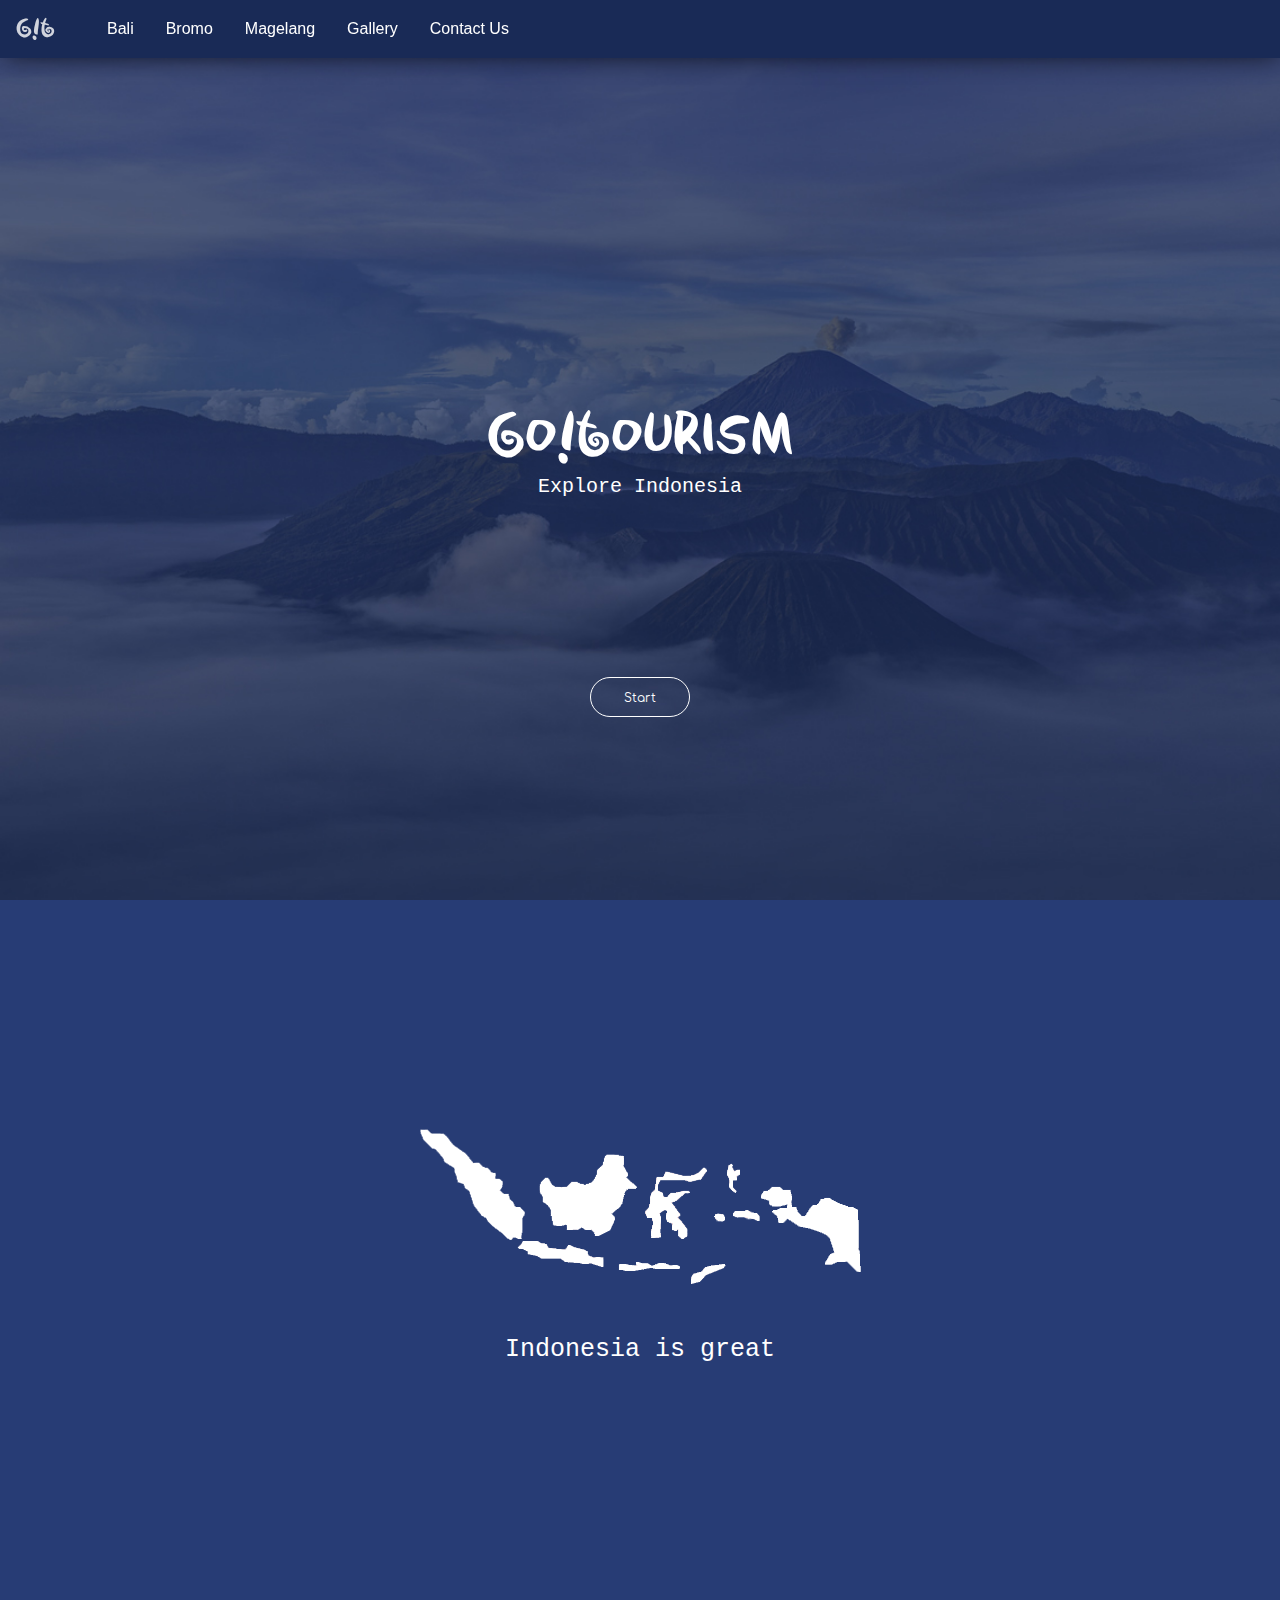
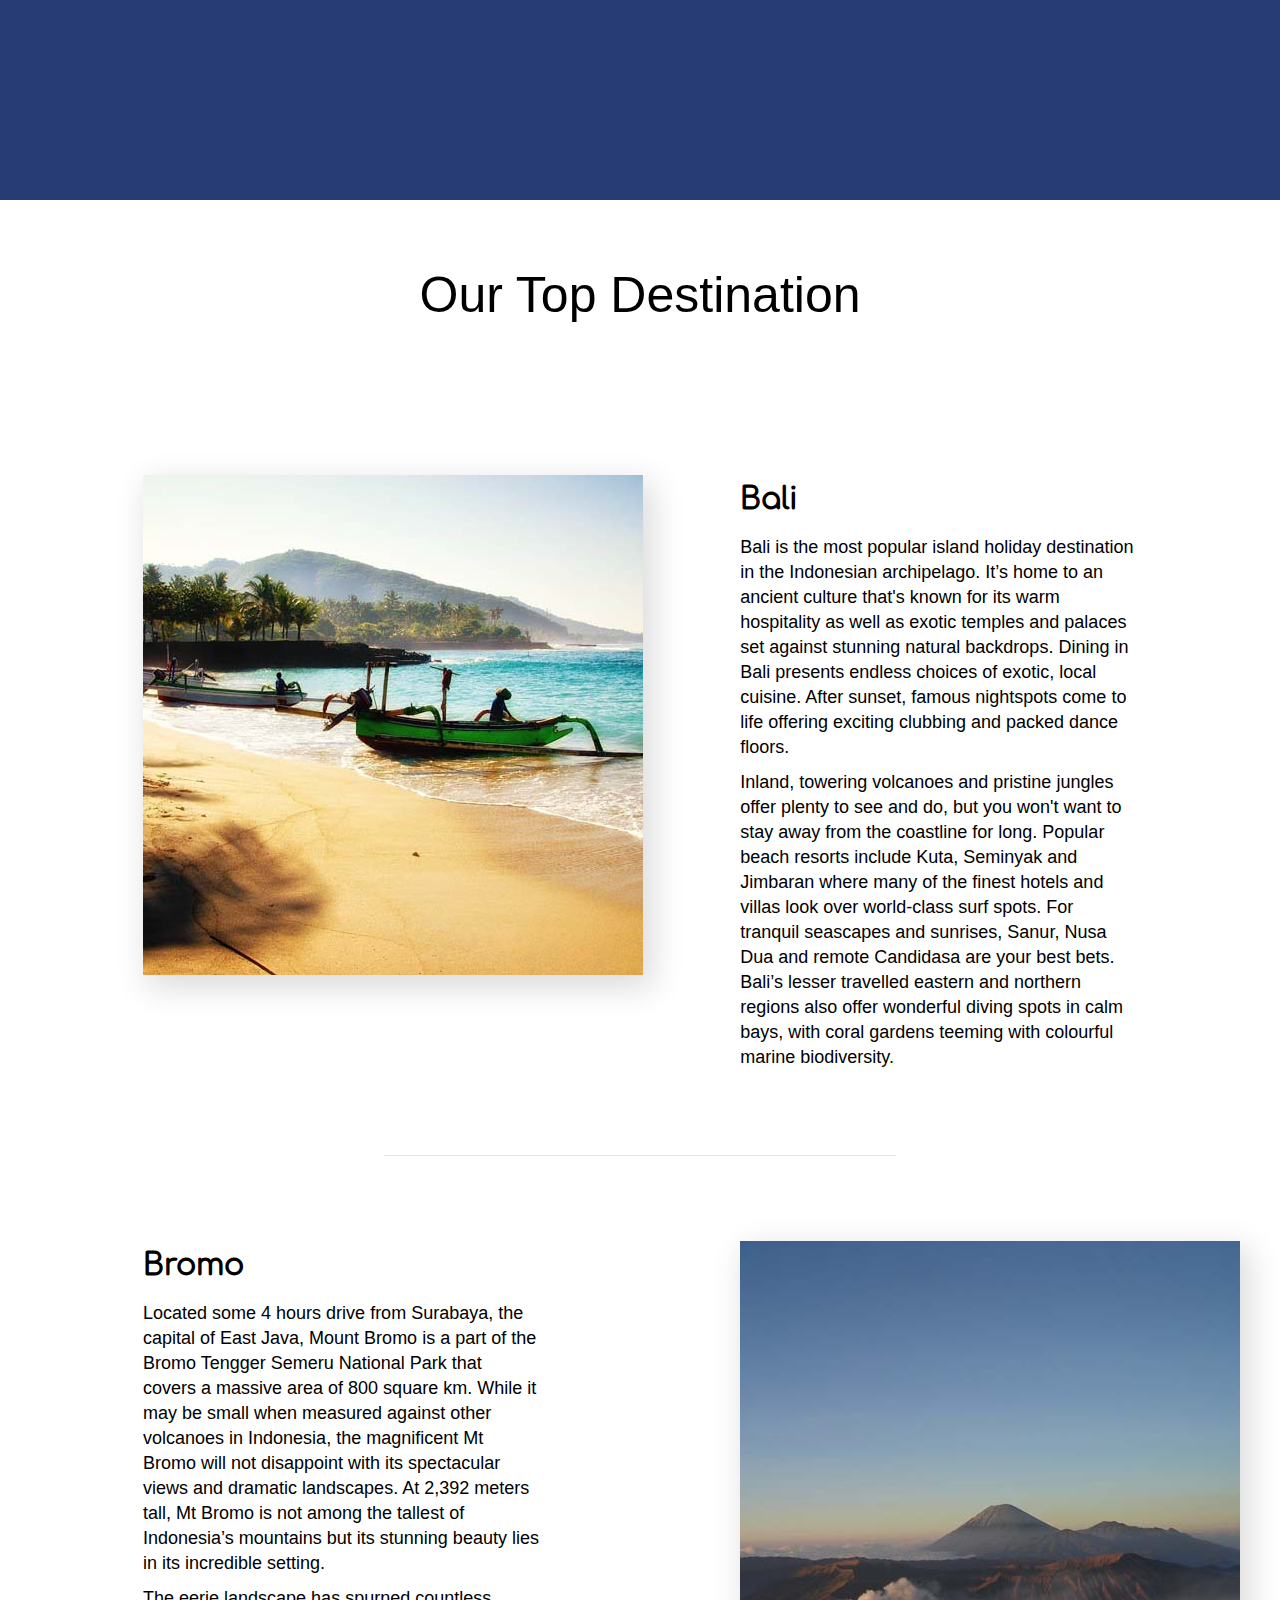
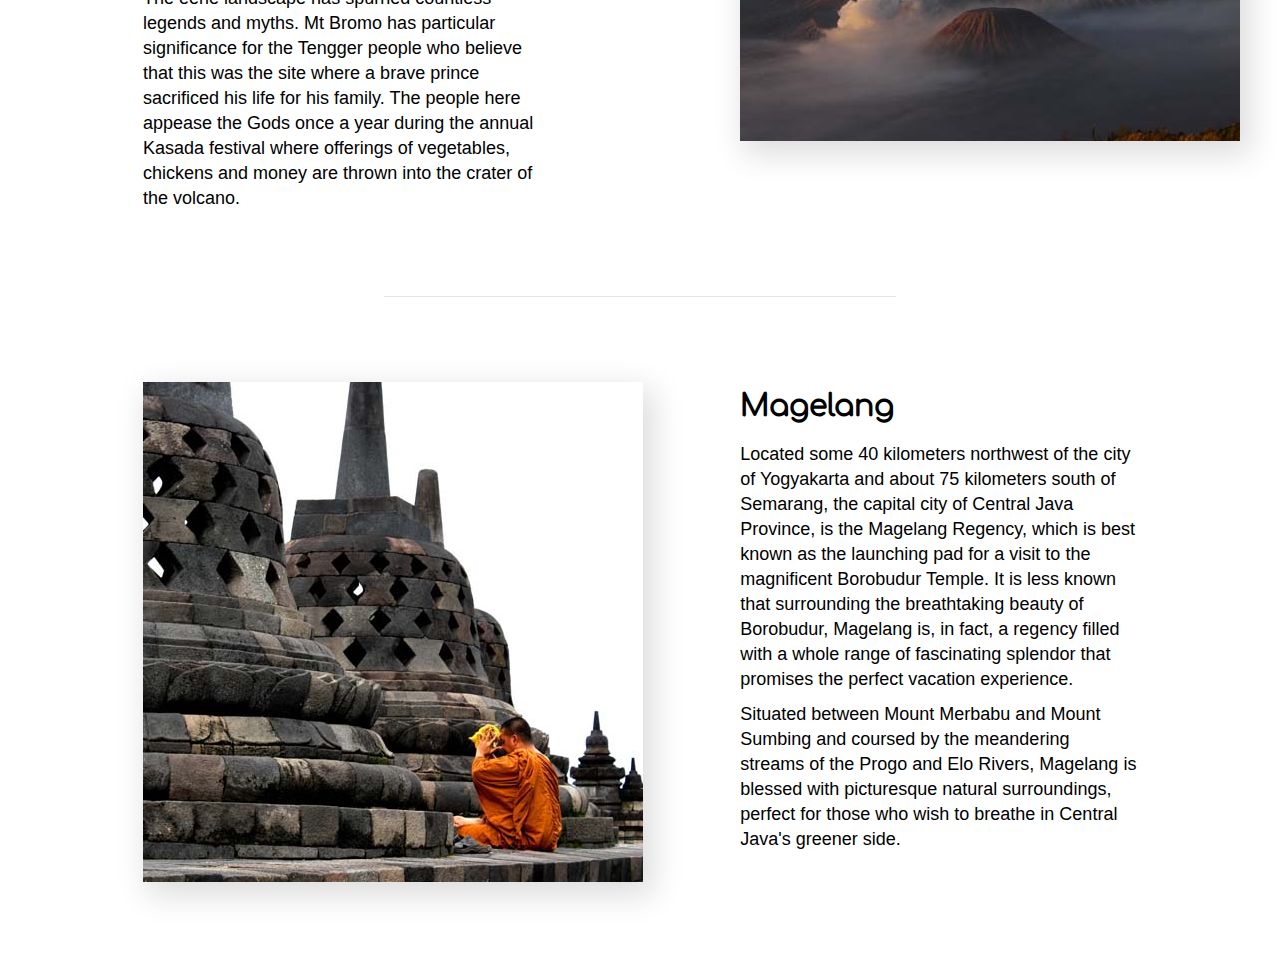
<file: index.html>
<!DOCTYPE html>
<html lang="en">
<head>
    <meta charset="UTF-8">
    <meta name="viewport" content="width=device-width, initial-scale=1.0">
    <meta http-equiv="X-UA-Compatible" content="ie=edge">
    <link rel="stylesheet" href="style.css">
    <title>Go! Tourism</title>
</head>
<body>

<nav>
    <ul>
        <li><a href="index.html" class="navbar-brand">G!T</a></li>
        <li><a href="bali.html">Bali</a></li>
        <li><a href="bromo.html">Bromo</a></li>
        <li><a href="magelang.html">Magelang</a></li>
        <li><a href="gallery.html">Gallery</a></li>
        <li><a href="contact-us.html">Contact Us</a></li>
    </ul>
</nav>

<main role="jumbotron">
	<div class="banner content-full">
		<span>
			<h1>Go!Tourism</h1>
			<p>Explore Indonesia</p>
        </span>
        <center>
            <a href="#">
                <div class="btn-start">
                    Start
                </div>
            </a>
        </center>
    </div>
    <section class="indonesia">
        <img src="image/indonesia.png" alt="indonesia-map" width="35%">
        <p>Indonesia is great</p>
    </section>
    <section class="gt-info-box">
        <section class="gt-info-content">
            <h1 class="header">Our Top Destination</h1>
            <div class="row gt-info-item" style="margin-top:140px;">
                <div class="col-5">
                    <img src="image/bali-square.jpg" alt="">
                </div>
                <div class="col-2">
                    
                </div>
                <div class="col-5">
                    <h2 class="title">Bali</h2>
                    <p>Bali is the most popular island holiday destination in the Indonesian archipelago. It’s home to an ancient culture that's known for its warm hospitality as well as exotic temples and palaces set against stunning natural backdrops. Dining in Bali presents endless choices of exotic, local cuisine. After sunset, famous nightspots come to life offering exciting clubbing and packed dance floors.</p>
                    <p>Inland, towering volcanoes and pristine jungles offer plenty to see and do, but you won't want to stay away from the coastline for long. Popular beach resorts include Kuta, Seminyak and Jimbaran where many of the finest hotels and villas look over world-class surf spots. For tranquil seascapes and sunrises, Sanur, Nusa Dua and remote Candidasa are your best bets. Bali’s lesser travelled eastern and northern regions also offer wonderful diving spots in calm bays, with coral gardens teeming with colourful marine biodiversity.</p>
                </div>
            </div>
            <hr style="height:1px;border:none;color:rgba(0, 0, 0, 0.1);background-color:rgba(0, 0, 0, 0.1);width:50%;margin-top:70px;margin-bottom:70px;" />
            <div class="row gt-info-item">
                <div class="col-5">
                    <h2 class="title">Bromo</h2>
                    <p>Located some 4 hours drive from Surabaya, the capital of East Java, Mount Bromo is a part of the Bromo Tengger Semeru National Park that covers a massive area of 800 square km. While it may be small when measured against other volcanoes in Indonesia, the magnificent Mt Bromo will not disappoint with its spectacular views and dramatic landscapes. At 2,392 meters tall, Mt Bromo is not among the tallest of Indonesia’s mountains but its stunning beauty lies in its incredible setting.</p>
                    <p>The eerie landscape has spurned countless legends and myths. Mt Bromo has particular significance for the Tengger people who believe that this was the site where a brave prince sacrificed his life for his family. The people here appease the Gods once a year during the annual Kasada festival where offerings of vegetables, chickens and money are thrown into the crater of the volcano.</p>
                </div>
                <div class="col-2">
                    
                </div>
                <div class="col-5">
                    <img src="image/bromo-square.jpg" alt="">
                </div>
            </div>
            <hr style="height:1px;border:none;color:rgba(0, 0, 0, 0.1);background-color:rgba(0, 0, 0, 0.1);width:50%;margin-top:70px;margin-bottom:70px;" />
            <div class="row gt-info-item">
                <div class="col-5">
                    <img src="image/magelang-square.jpg" alt="">
                </div>
                <div class="col-2">
                    
                </div>
                <div class="col-5">
                    <h2 class="title">Magelang</h2>
                    <p>Located some 40 kilometers northwest of the city of Yogyakarta and about 75 kilometers south of Semarang, the capital city of Central Java Province, is the Magelang Regency, which is best known as the launching pad for a visit to the magnificent Borobudur Temple. It is less known that surrounding the breathtaking beauty of Borobudur, Magelang is, in fact, a regency filled with a whole range of fascinating splendor that promises the perfect vacation experience.</p>
                    <p>Situated between Mount Merbabu and Mount Sumbing and coursed by the meandering streams of the Progo and Elo Rivers, Magelang is blessed with picturesque natural surroundings, perfect for those who wish to breathe in Central Java's greener side.</p>
                </div>
            </div>
        </section>
    </section>
</main>

</body>
</html>
</file>
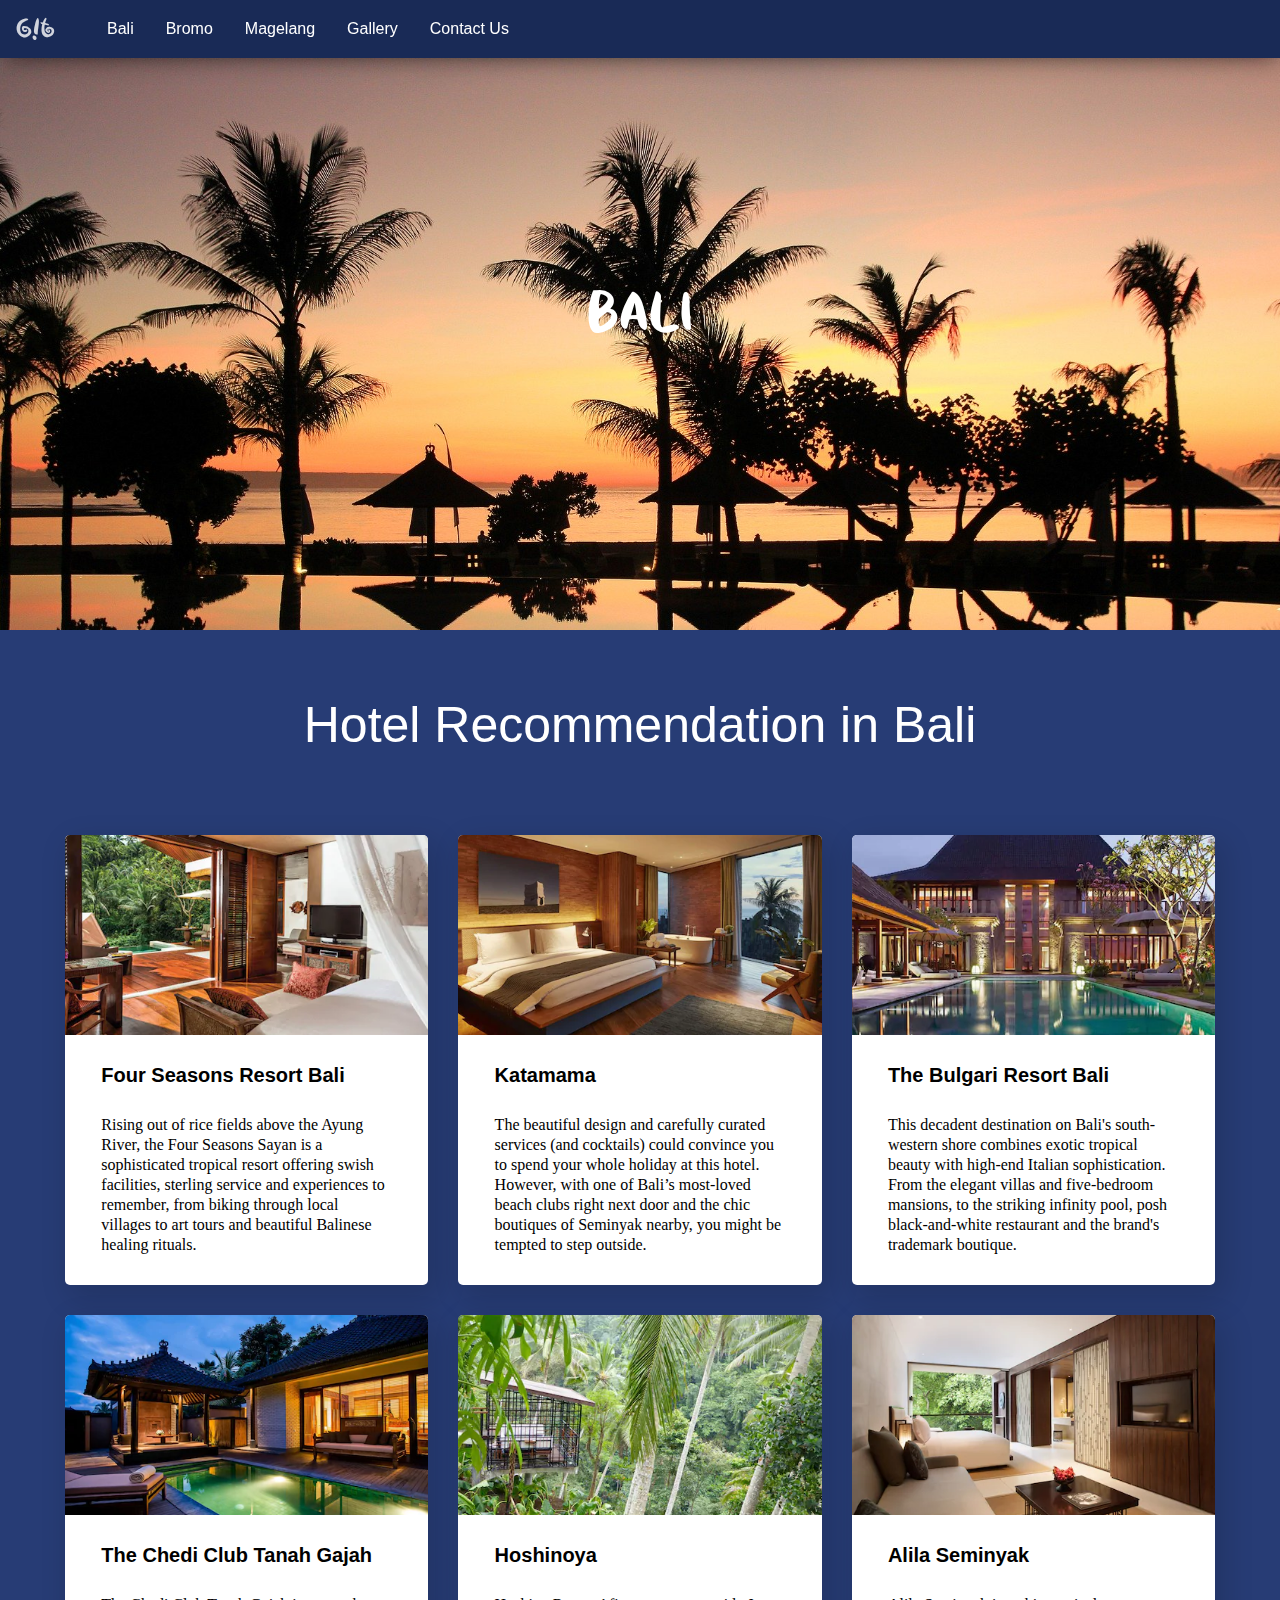
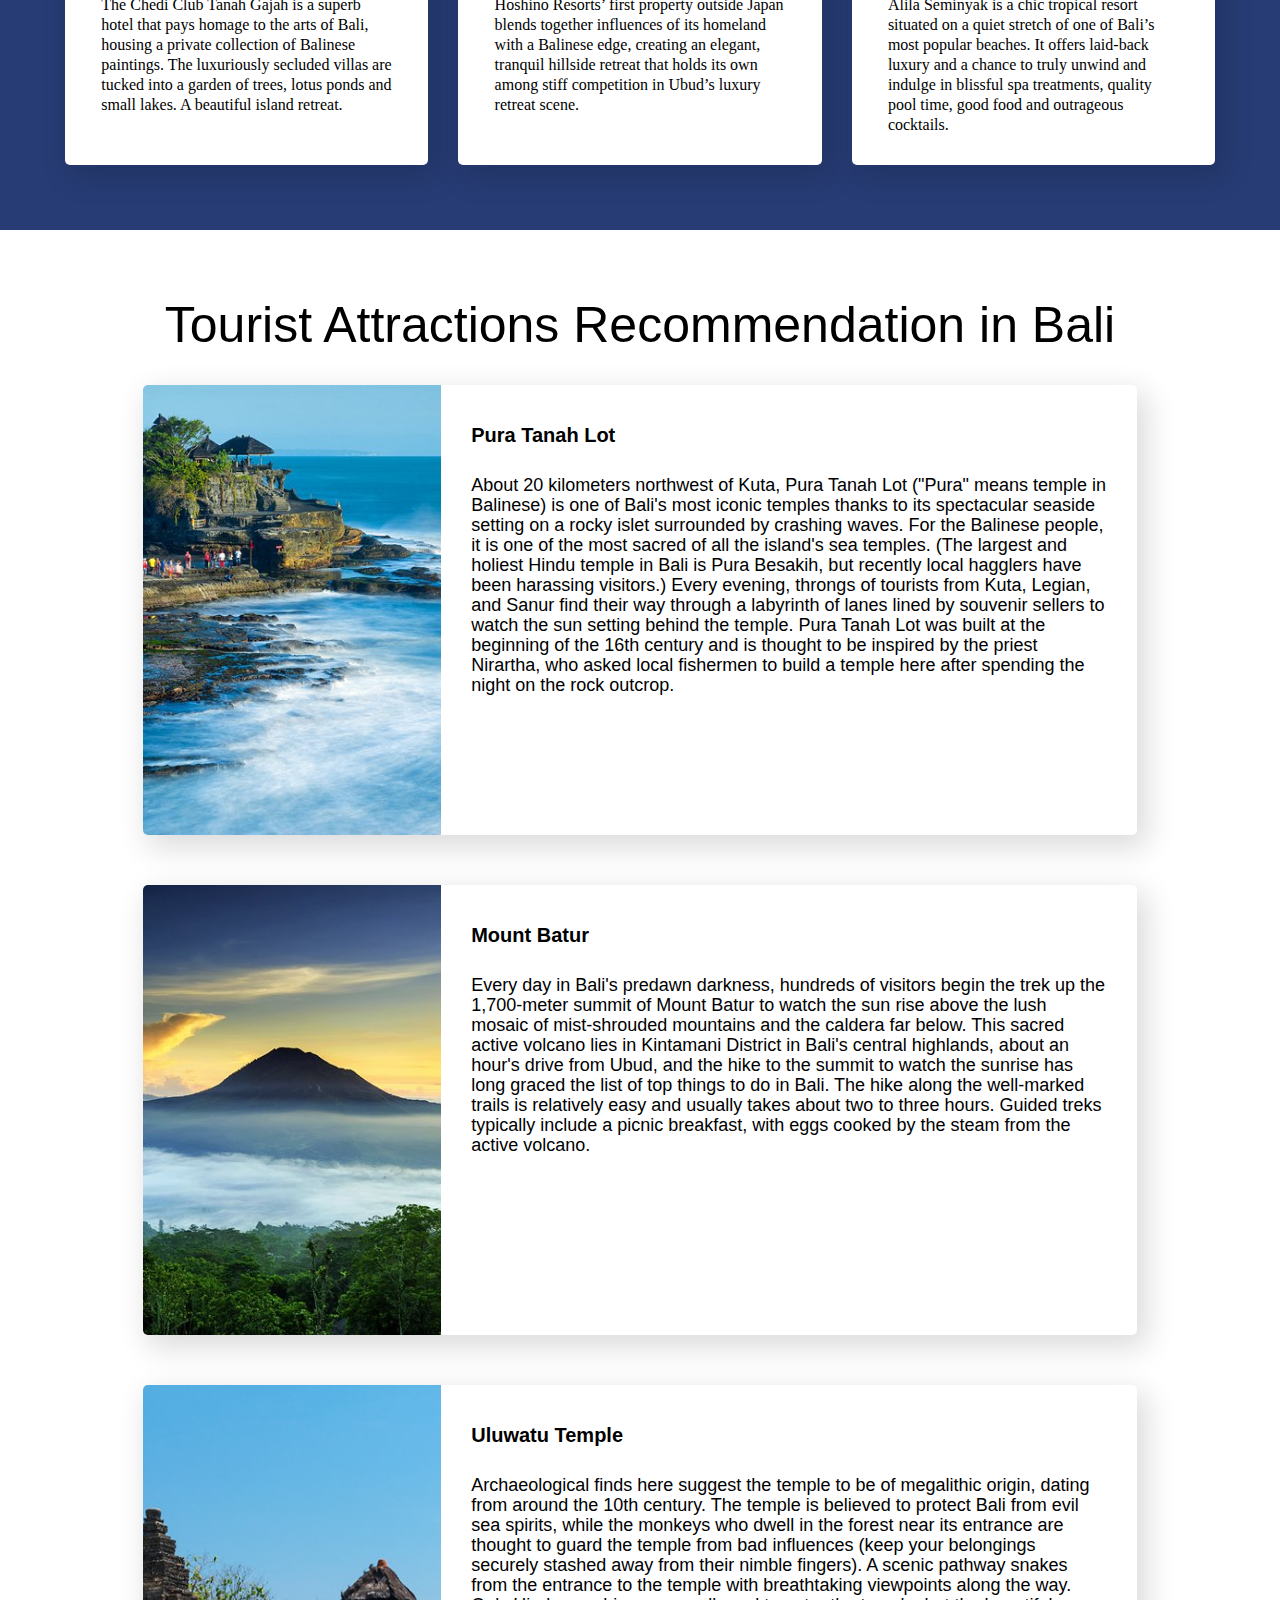
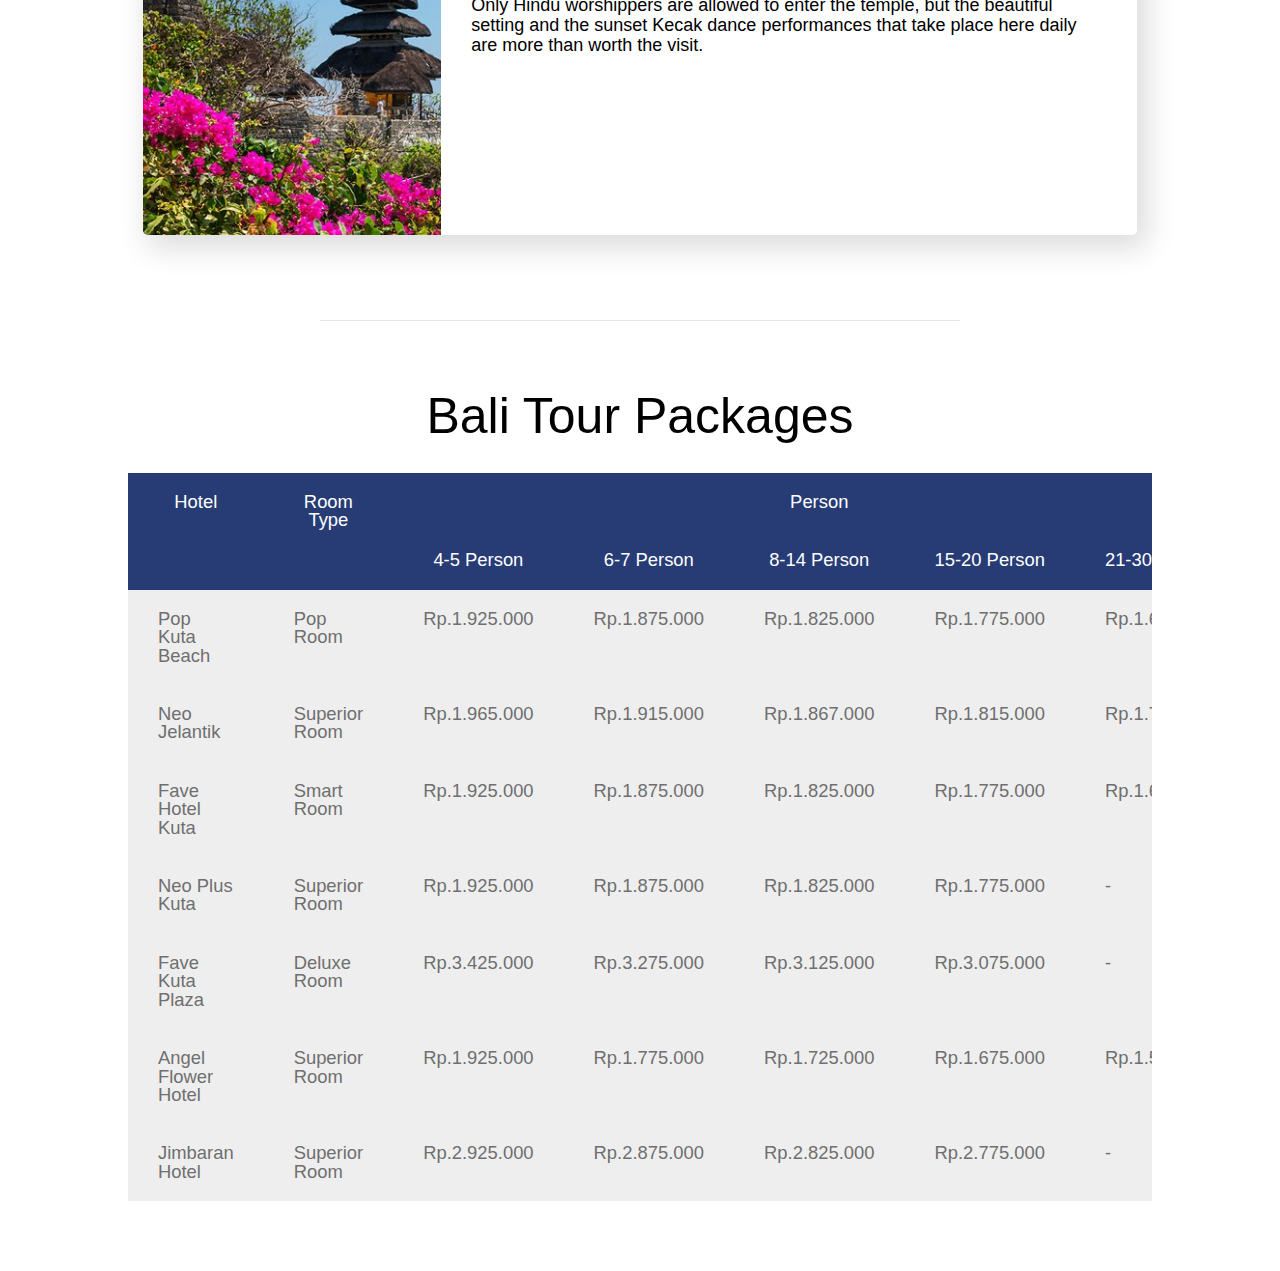
<file: bali.html>
<!DOCTYPE html>
<html lang="en">
<head>
    <meta charset="UTF-8">
    <meta name="viewport" content="width=device-width, initial-scale=1.0">
    <meta http-equiv="X-UA-Compatible" content="ie=edge">
    <link rel="stylesheet" href="style.css">
    <title>Go! Tourism</title>
</head>
<body>
    <nav>
        <ul>
            <li><a href="index.html" class="navbar-brand">G!T</a></li>
            <li><a href="bali.html">Bali</a></li>
            <li><a href="bromo.html">Bromo</a></li>
            <li><a href="magelang.html">Magelang</a></li>
            <li><a href="gallery.html">Gallery</a></li>
            <li><a href="contact-us.html">Contact Us</a></li>
        </ul>
    </nav>
    

<main role="jumbotron">
	<div class="banner-bali banner-city content-50">
		<span>
			<h1>Bali</h1>
        </span>
    </div>
    <section class="hotel-recommendation-box">
        <h1>Hotel Recommendation in Bali</h1>
        <div class="row">
            <div class="col-4">
                <div class="white-card">
                    <div class="card-image hotel-bali-1">
                        <div class="card-content">
                            <h1>Four Seasons Resort Bali</h1>
                            <p>Rising out of rice fields above the Ayung River, the Four Seasons Sayan is a sophisticated tropical resort offering swish facilities, sterling service and experiences to remember, from biking through local villages to art tours and beautiful Balinese healing rituals.</p>
                        </div>
                    </div>
                </div>
            </div>
            <div class="col-4">
                <div class="white-card">
                    <div class="card-image hotel-bali-2">
                        <div class="card-content">
                            <h1>Katamama</h1>
                            <p>The beautiful design and carefully curated services (and cocktails) could convince you to spend your whole holiday at this hotel. However, with one of Bali’s most-loved beach clubs right next door and the chic boutiques of Seminyak nearby, you might be tempted to step outside.</p>
                        </div>
                    </div>
                </div>
            </div>
            <div class="col-4">
                <div class="white-card">
                    <div class="card-image hotel-bali-3">
                        <div class="card-content">
                            <h1>The Bulgari Resort Bali</h1>
                            <p>This decadent destination on Bali's south-western shore combines exotic tropical beauty with high-end Italian sophistication. From the elegant villas and five-bedroom mansions, to the striking infinity pool, posh black-and-white restaurant and the brand's trademark boutique.</p>
                        </div>
                    </div>
                </div>
            </div>
            <div class="col-4">
                <div class="white-card">
                    <div class="card-image hotel-bali-4">
                        <div class="card-content">
                            <h1>The Chedi Club Tanah Gajah</h1>
                            <p>The Chedi Club Tanah Gajah is a superb hotel that pays homage to the arts of Bali, housing a private collection of Balinese paintings. The luxuriously secluded villas are tucked into a garden of trees, lotus ponds and small lakes. A beautiful island retreat.</p>
                        </div>
                    </div>
                </div>
            </div>
            <div class="col-4">
                <div class="white-card">
                    <div class="card-image hotel-bali-5">
                        <div class="card-content">
                            <h1>Hoshinoya</h1>
                            <p>Hoshino Resorts’ first property outside Japan blends together influences of its homeland with a Balinese edge, creating an elegant, tranquil hillside retreat that holds its own among stiff competition in Ubud’s luxury retreat scene.</p>
                        </div>
                    </div>
                </div>
            </div>
            <div class="col-4">
                <div class="white-card">
                    <div class="card-image hotel-bali-6">
                        <div class="card-content">
                            <h1>Alila Seminyak</h1>
                            <p>Alila Seminyak is a chic tropical resort situated on a quiet stretch of one of Bali’s most popular beaches. It offers laid-back luxury and a chance to truly unwind and indulge in blissful spa treatments, quality pool time, good food and outrageous cocktails.</p>
                        </div>
                    </div>
                </div>
            </div>
        </div>
    </section>
    <section class="gt-info-box">
        <section class="gt-info-content">
            <h1 class="header">Tourist Attractions Recommendation in Bali</h1>
            <div class="row">
                <div class="col-12">
                    <div class="white-card mt-20">
                        <div class="card-image-side attractions-bali-1"></div>
                        <div class="card-content-side">
                            <h1>Pura Tanah Lot</h1>
                            <p>About 20 kilometers northwest of Kuta, Pura Tanah Lot ("Pura" means temple in Balinese) is one of Bali's most iconic temples thanks to its spectacular seaside setting on a rocky islet surrounded by crashing waves. For the Balinese people, it is one of the most sacred of all the island's sea temples. (The largest and holiest Hindu temple in Bali is Pura Besakih, but recently local hagglers have been harassing visitors.) Every evening, throngs of tourists from Kuta, Legian, and Sanur find their way through a labyrinth of lanes lined by souvenir sellers to watch the sun setting behind the temple. Pura Tanah Lot was built at the beginning of the 16th century and is thought to be inspired by the priest Nirartha, who asked local fishermen to build a temple here after spending the night on the rock outcrop.</p>
                        </div>
                    </div>
                </div>
                <div class="col-12">
                    <div class="white-card mt-20">
                        <div class="card-image-side attractions-bali-2"></div>
                        <div class="card-content-side">
                            <h1>Mount Batur</h1>
                            <p>Every day in Bali's predawn darkness, hundreds of visitors begin the trek up the 1,700-meter summit of Mount Batur to watch the sun rise above the lush mosaic of mist-shrouded mountains and the caldera far below. This sacred active volcano lies in Kintamani District in Bali's central highlands, about an hour's drive from Ubud, and the hike to the summit to watch the sunrise has long graced the list of top things to do in Bali. The hike along the well-marked trails is relatively easy and usually takes about two to three hours. Guided treks typically include a picnic breakfast, with eggs cooked by the steam from the active volcano.</p>
                        </div>
                    </div>
                </div>
                <div class="col-12">
                    <div class="white-card mt-20">
                        <div class="card-image-side attractions-bali-3"></div>
                        <div class="card-content-side">
                            <h1>Uluwatu Temple</h1>
                            <p>Archaeological finds here suggest the temple to be of megalithic origin, dating from around the 10th century. The temple is believed to protect Bali from evil sea spirits, while the monkeys who dwell in the forest near its entrance are thought to guard the temple from bad influences (keep your belongings securely stashed away from their nimble fingers). A scenic pathway snakes from the entrance to the temple with breathtaking viewpoints along the way. Only Hindu worshippers are allowed to enter the temple, but the beautiful setting and the sunset Kecak dance performances that take place here daily are more than worth the visit.</p>
                        </div>
                    </div>
                </div>
            </div>
        </section>
    </section>
    <hr style="height:1px;border:none;color:rgba(0, 0, 0, 0.1);background-color:rgba(0, 0, 0, 0.1);width:50%;margin-top:70px;margin-bottom:70px;" />
    <section class="gt-info-box">
        <section class="gt-info-content">
        <h1 class="header">Bali Tour Packages</h1>
        <br>
        <br>
        <center>
            <div class="row">
                <table class="flat-table" border="1px">
                    <tbody>
                      <tr>
                        <th rowspan="2">Hotel</th>
                        <th rowspan="2">Room Type</th>
                        <th colspan="5">Person</th>
                      </tr>
                      <tr>
                        <th>4-5 Person</th>
                        <th>6-7 Person</th>
                        <th>8-14 Person</th>
                        <th>15-20 Person</th>
                        <th>21-30 Person</th>
                      </tr>
                      <tr>
                        <td>Pop Kuta Beach</td>
                        <td>Pop Room</td>
                        <td>Rp.1.925.000</td>
                        <td>Rp.1.875.000</td>
                        <td>Rp.1.825.000</td>
                        <td>Rp.1.775.000</td>
                        <td>Rp.1.675.000</td>
                      </tr>
        
                      <tr>
                        <td>Neo Jelantik</td>
                        <td>Superior Room</td>
                        <td>Rp.1.965.000</td>
                        <td>Rp.1.915.000</td>
                        <td>Rp.1.867.000</td>
                        <td>Rp.1.815.000</td>
                        <td>Rp.1.715.000</td>
                      </tr>
        
                      <tr>
                        <td>Fave Hotel Kuta</td>
                        <td>Smart Room</td>
                        <td>Rp.1.925.000</td>
                        <td>Rp.1.875.000</td>
                        <td>Rp.1.825.000</td>
                        <td>Rp.1.775.000</td>
                        <td>Rp.1.615.000</td>
                    </tr>
        
                      <tr>
                        <td>Neo Plus Kuta</td>
                        <td>Superior Room</td>
                        <td>Rp.1.925.000</td>
                        <td>Rp.1.875.000</td>
                        <td>Rp.1.825.000</td>
                        <td>Rp.1.775.000</td>
                        <td>-</td>
                      </tr>
                      <tr>
                        <td>Fave Kuta Plaza</td>
                        <td>Deluxe Room</td>
                        <td>Rp.3.425.000</td>
                        <td>Rp.3.275.000</td>
                        <td>Rp.3.125.000</td>
                        <td>Rp.3.075.000</td>
                        <td>-</td>
                      </tr>
                      <tr>
                        <td>Angel Flower Hotel</td>
                        <td>Superior Room</td>
                        <td>Rp.1.925.000</td>
                        <td>Rp.1.775.000</td>
                        <td>Rp.1.725.000</td>
                        <td>Rp.1.675.000</td>
                        <td>Rp.1.575.000</td>
                      </tr>
                      <tr>
                        <td>Jimbaran Hotel</td>
                        <td>Superior Room</td>
                        <td>Rp.2.925.000</td>
                        <td>Rp.2.875.000</td>
                        <td>Rp.2.825.000</td>
                        <td>Rp.2.775.000</td>
                        <td>-</td>
                      </tr>
                    </tbody>
                </table>
            </div>
        </center>
        </section>        
    </section>

   
</main>

</body>
</html>
</file>
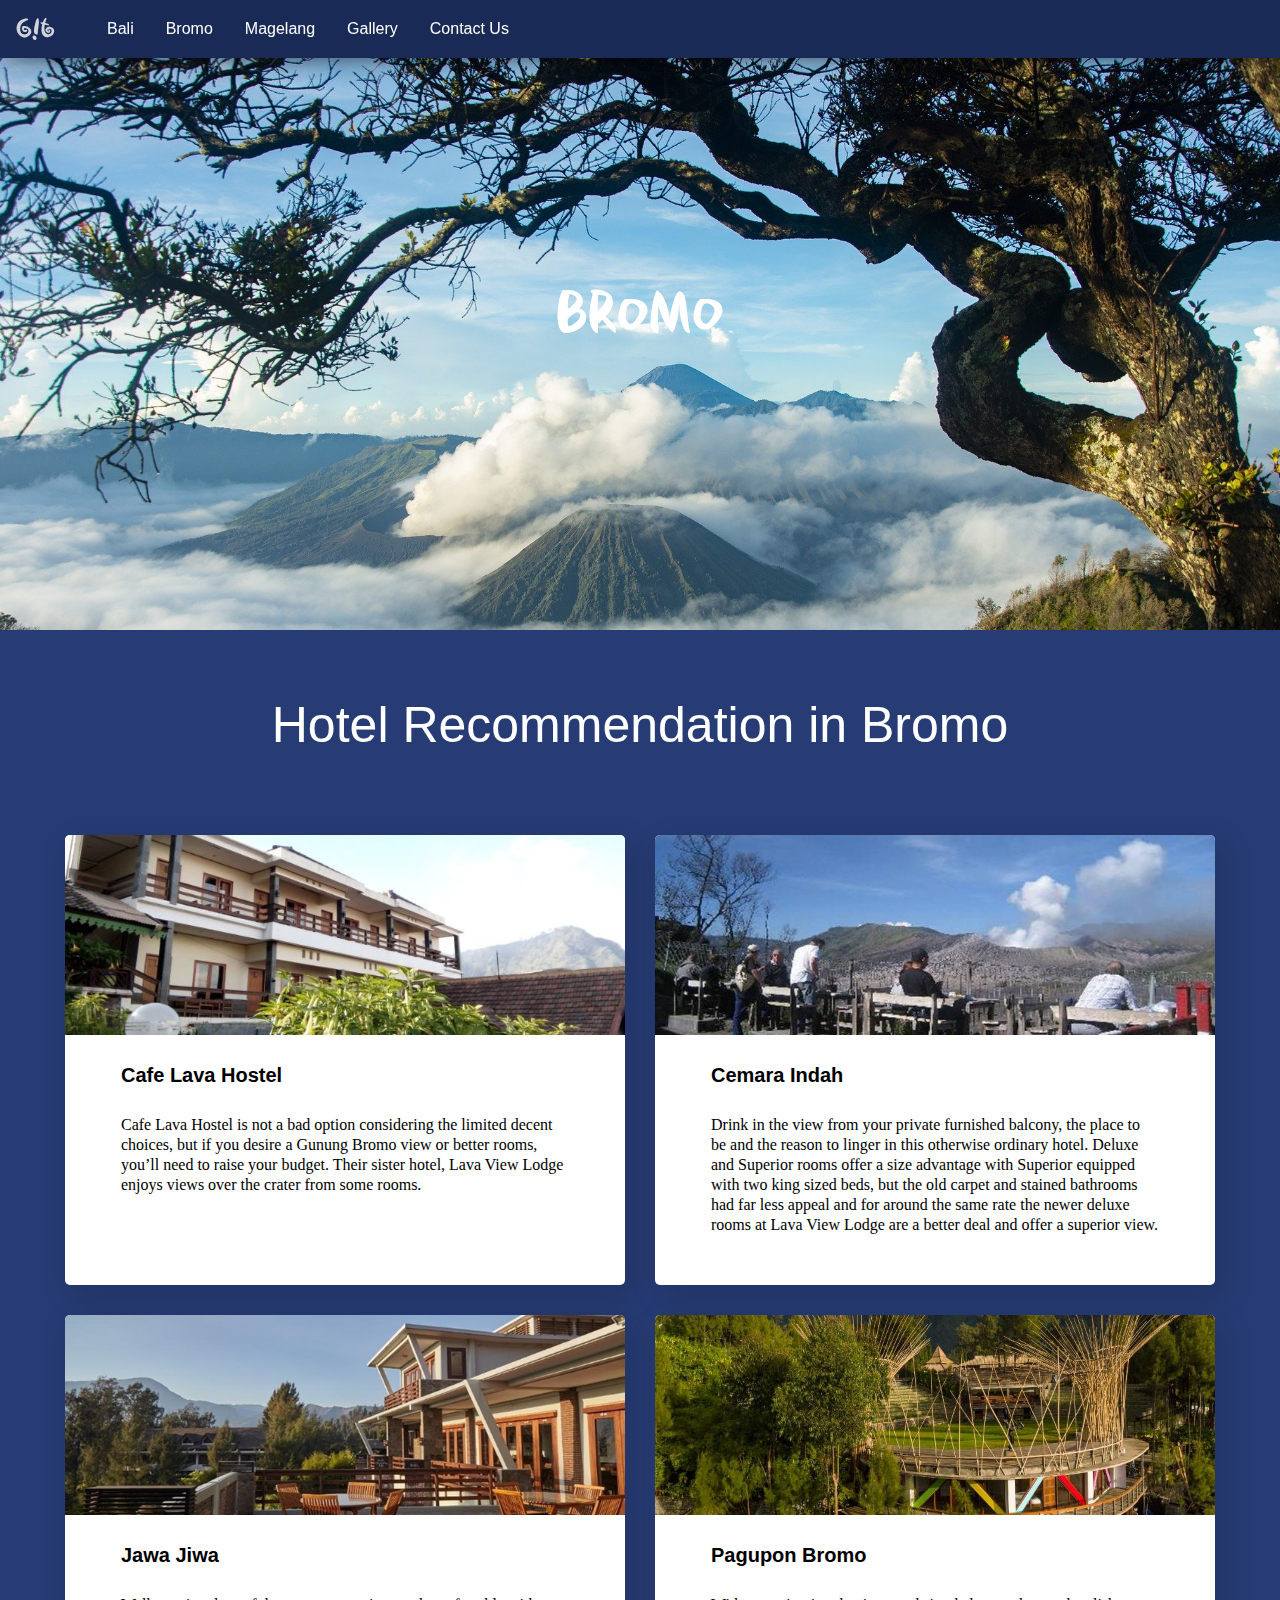
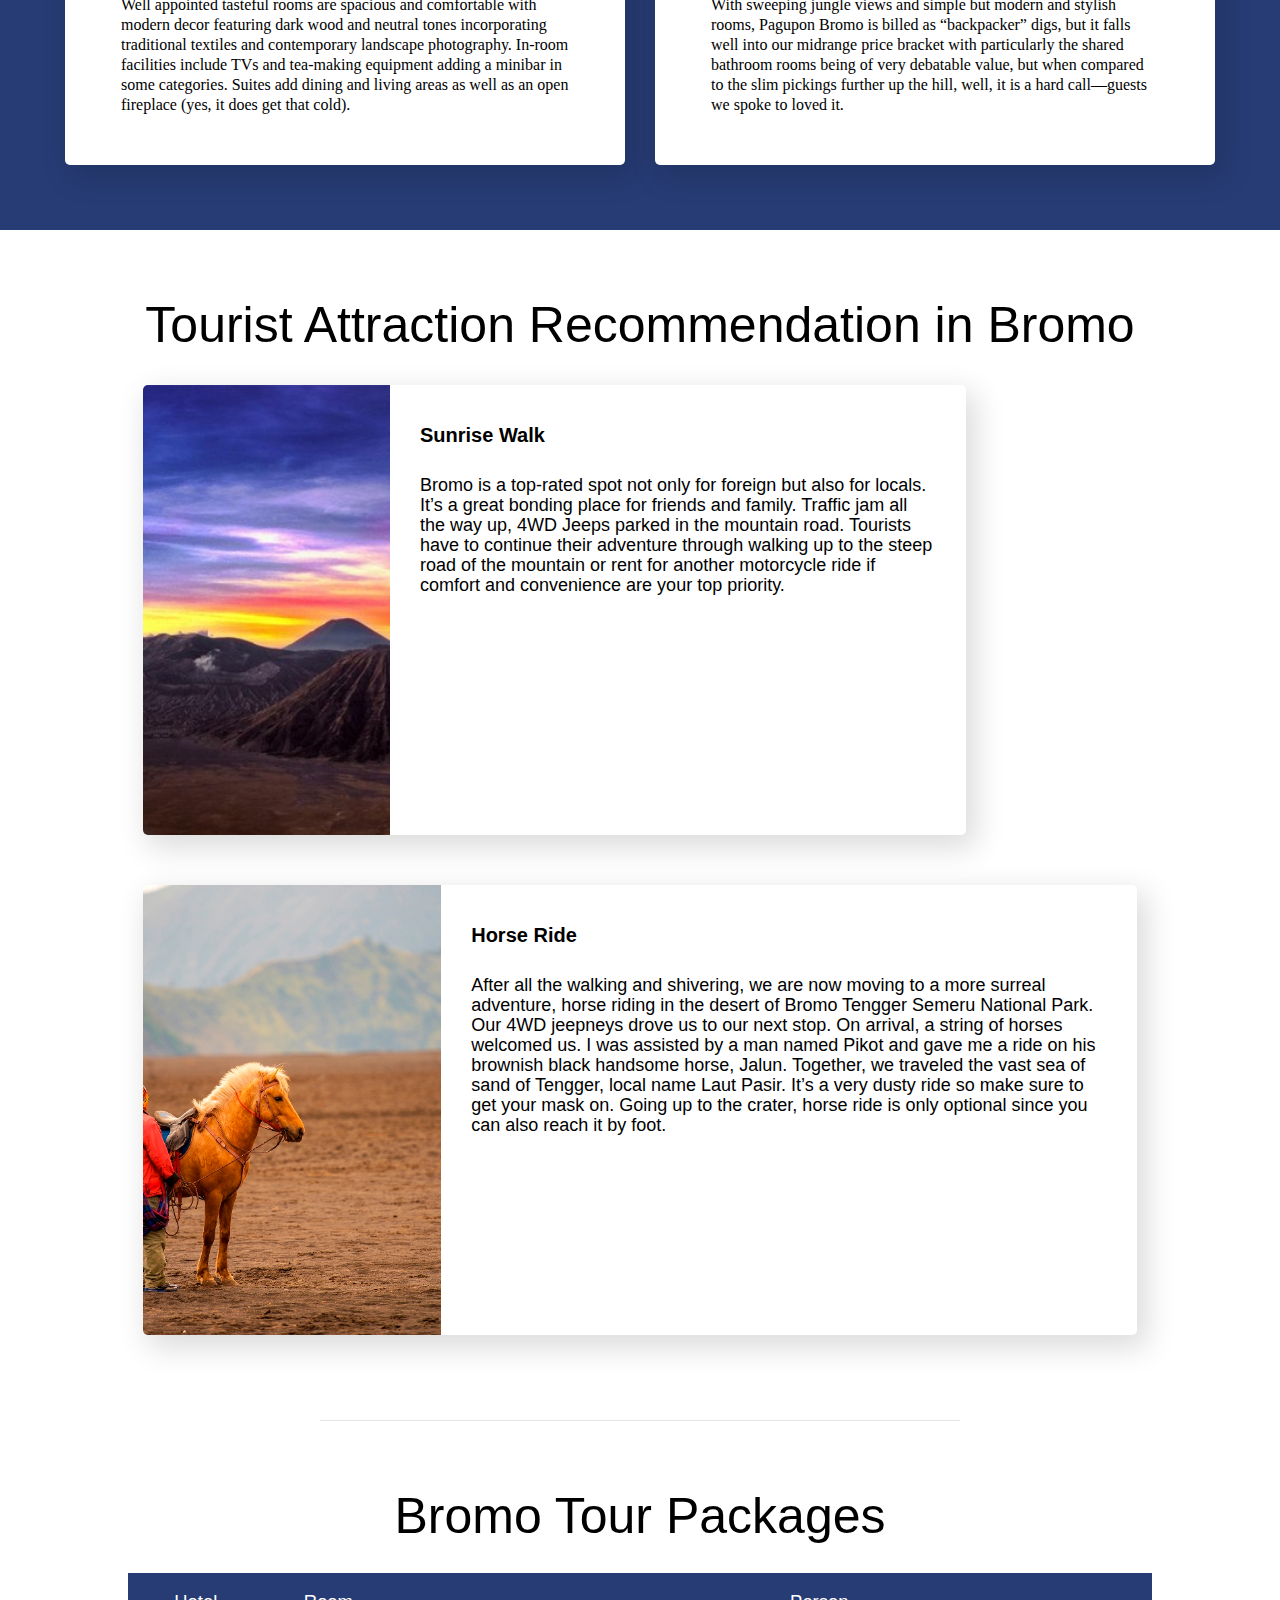
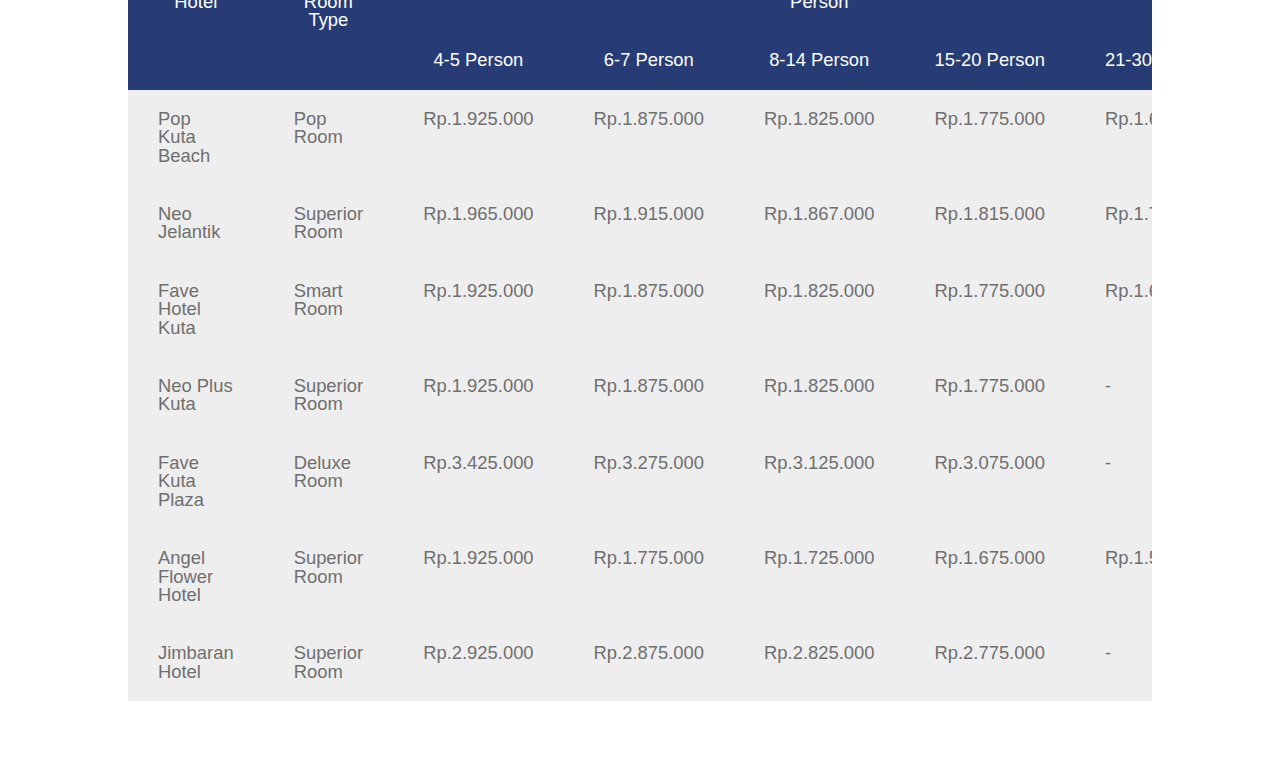
<file: bromo.html>
<!DOCTYPE html>
<html lang="en">
<head>
    <meta charset="UTF-8">
    <meta name="viewport" content="width=device-width, initial-scale=1.0">
    <meta http-equiv="X-UA-Compatible" content="ie=edge">
    <link rel="stylesheet" href="style.css">
    <title>Go! Tourism</title>
</head>
<body>

    <nav>
        <ul>
            <li><a href="index.html" class="navbar-brand">G!T</a></li>
            <li><a href="bali.html">Bali</a></li>
            <li><a href="bromo.html">Bromo</a></li>
            <li><a href="magelang.html">Magelang</a></li>
            <li><a href="gallery.html">Gallery</a></li>
            <li><a href="contact-us.html">Contact Us</a></li>
        </ul>
    </nav>
    

<main role="jumbotron">
	<div class="banner-bromo banner-city content-50">
		<span>
			<h1>Bromo</h1>
        </span>
    </div>
    <section class="hotel-recommendation-box">
        <h1>Hotel Recommendation in Bromo</h1>
        <div class="row">
            <div class="col-6">
                <div class="white-card">
                    <div class="card-image hotel-bromo-1">
                        <div class="card-content">
                            <h1>Cafe Lava Hostel</h1>
                            <p>Cafe Lava Hostel is not a bad option considering the limited decent choices, but if you desire a Gunung Bromo view or better rooms, you’ll need to raise your budget. Their sister hotel, Lava View Lodge enjoys views over the crater from some rooms.</p>
                        </div>
                    </div>
                </div>
            </div>
            <div class="col-6">
                <div class="white-card">
                    <div class="card-image hotel-bromo-2">
                        <div class="card-content">
                            <h1>Cemara Indah</h1>
                            <p>Drink in the view from your private furnished balcony, the place to be and the reason to linger in this otherwise ordinary hotel. Deluxe and Superior rooms offer a size advantage with Superior equipped with two king sized beds, but the old carpet and stained bathrooms had far less appeal and for around the same rate the newer deluxe rooms at Lava View Lodge are a better deal and offer a superior view.</p>
                        </div>
                    </div>
                </div>
            </div>
            <div class="col-6">
                <div class="white-card">
                    <div class="card-image hotel-bromo-3">
                        <div class="card-content">
                            <h1>Jawa Jiwa</h1>
                            <p>Well appointed tasteful rooms are spacious and comfortable with modern decor featuring dark wood and neutral tones incorporating traditional textiles and contemporary landscape photography. In-room facilities include TVs and tea-making equipment adding a minibar in some categories. Suites add dining and living areas as well as an open fireplace (yes, it does get that cold).</p>
                        </div>
                    </div>
                </div>
            </div>
            <div class="col-6">
                <div class="white-card">
                    <div class="card-image hotel-bromo-4">
                        <div class="card-content">
                            <h1>Pagupon Bromo</h1>
                            <p>With sweeping jungle views and simple but modern and stylish rooms, Pagupon Bromo is billed as “backpacker” digs, but it falls well into our midrange price bracket with particularly the shared bathroom rooms being of very debatable value, but when compared to the slim pickings further up the hill, well, it is a hard call—guests we spoke to loved it.</p>
                        </div>
                    </div>
                </div>
            </div>
        </div>
    </section>
    <section class="gt-info-box">
        <section class="gt-info-content">
            <h1 class="header">Tourist Attraction Recommendation in Bromo</h1>
            <div class="row">
                <div class="col-10">
                    <div class="white-card mt-20">
                        <div class="card-image-side attractions-bromo-1"></div>
                        <div class="card-content-side">
                            <h1>Sunrise Walk</h1>
                            <p>Bromo is a top-rated spot not only for foreign but also for locals. It’s a great bonding place for friends and family. Traffic jam all the way up, 4WD Jeeps parked in the mountain road. Tourists have to continue their adventure through walking up to the steep road of the mountain or rent for another motorcycle ride if comfort and convenience are your top priority.</p>
                        </div>
                    </div>
                </div>
                <div class="col-12">
                    <div class="white-card mt-20">
                        <div class="card-image-side attractions-bromo-2"></div>
                        <div class="card-content-side">
                            <h1>Horse Ride</h1>
                            <p>After all the walking and shivering, we are now moving to a more surreal adventure, horse riding in the desert of Bromo Tengger Semeru National Park. Our 4WD jeepneys drove us to our next stop. On arrival, a string of horses welcomed us. I was assisted by a man named Pikot and gave me a ride on his brownish black handsome horse, Jalun. Together, we traveled the vast sea of sand of Tengger, local name Laut Pasir. It’s a very dusty ride so make sure to get your mask on. Going up to the crater, horse ride is only optional since you can also reach it by foot. </p>
                        </div>
                    </div>
                </div>
            </div>
        </section>
    </section>
    <hr style="height:1px;border:none;color:rgba(0, 0, 0, 0.1);background-color:rgba(0, 0, 0, 0.1);width:50%;margin-top:70px;margin-bottom:70px;" />
    <section class="gt-info-box">
        <section class="gt-info-content">
        <h1 class="header">Bromo Tour Packages</h1>
        <br>
        <br>
        <center>
            <div class="row">
                <table class="flat-table" border="1px">
                    <tbody>
                      <tr>
                        <th rowspan="2">Hotel</th>
                        <th rowspan="2">Room Type</th>
                        <th colspan="5">Person</th>
                      </tr>
                      <tr>
                        <th>4-5 Person</th>
                        <th>6-7 Person</th>
                        <th>8-14 Person</th>
                        <th>15-20 Person</th>
                        <th>21-30 Person</th>
                      </tr>
                      <tr>
                        <td>Pop Kuta Beach</td>
                        <td>Pop Room</td>
                        <td>Rp.1.925.000</td>
                        <td>Rp.1.875.000</td>
                        <td>Rp.1.825.000</td>
                        <td>Rp.1.775.000</td>
                        <td>Rp.1.675.000</td>
                      </tr>
        
                      <tr>
                        <td>Neo Jelantik</td>
                        <td>Superior Room</td>
                        <td>Rp.1.965.000</td>
                        <td>Rp.1.915.000</td>
                        <td>Rp.1.867.000</td>
                        <td>Rp.1.815.000</td>
                        <td>Rp.1.715.000</td>
                      </tr>
        
                      <tr>
                        <td>Fave Hotel Kuta</td>
                        <td>Smart Room</td>
                        <td>Rp.1.925.000</td>
                        <td>Rp.1.875.000</td>
                        <td>Rp.1.825.000</td>
                        <td>Rp.1.775.000</td>
                        <td>Rp.1.615.000</td>
                    </tr>
        
                      <tr>
                        <td>Neo Plus Kuta</td>
                        <td>Superior Room</td>
                        <td>Rp.1.925.000</td>
                        <td>Rp.1.875.000</td>
                        <td>Rp.1.825.000</td>
                        <td>Rp.1.775.000</td>
                        <td>-</td>
                      </tr>
                      <tr>
                        <td>Fave Kuta Plaza</td>
                        <td>Deluxe Room</td>
                        <td>Rp.3.425.000</td>
                        <td>Rp.3.275.000</td>
                        <td>Rp.3.125.000</td>
                        <td>Rp.3.075.000</td>
                        <td>-</td>
                      </tr>
                      <tr>
                        <td>Angel Flower Hotel</td>
                        <td>Superior Room</td>
                        <td>Rp.1.925.000</td>
                        <td>Rp.1.775.000</td>
                        <td>Rp.1.725.000</td>
                        <td>Rp.1.675.000</td>
                        <td>Rp.1.575.000</td>
                      </tr>
                      <tr>
                        <td>Jimbaran Hotel</td>
                        <td>Superior Room</td>
                        <td>Rp.2.925.000</td>
                        <td>Rp.2.875.000</td>
                        <td>Rp.2.825.000</td>
                        <td>Rp.2.775.000</td>
                        <td>-</td>
                      </tr>
                    </tbody>
                </table>
            </div>
        </center>
        </section>        
    </section>
</main>

</body>
</html>
</file>
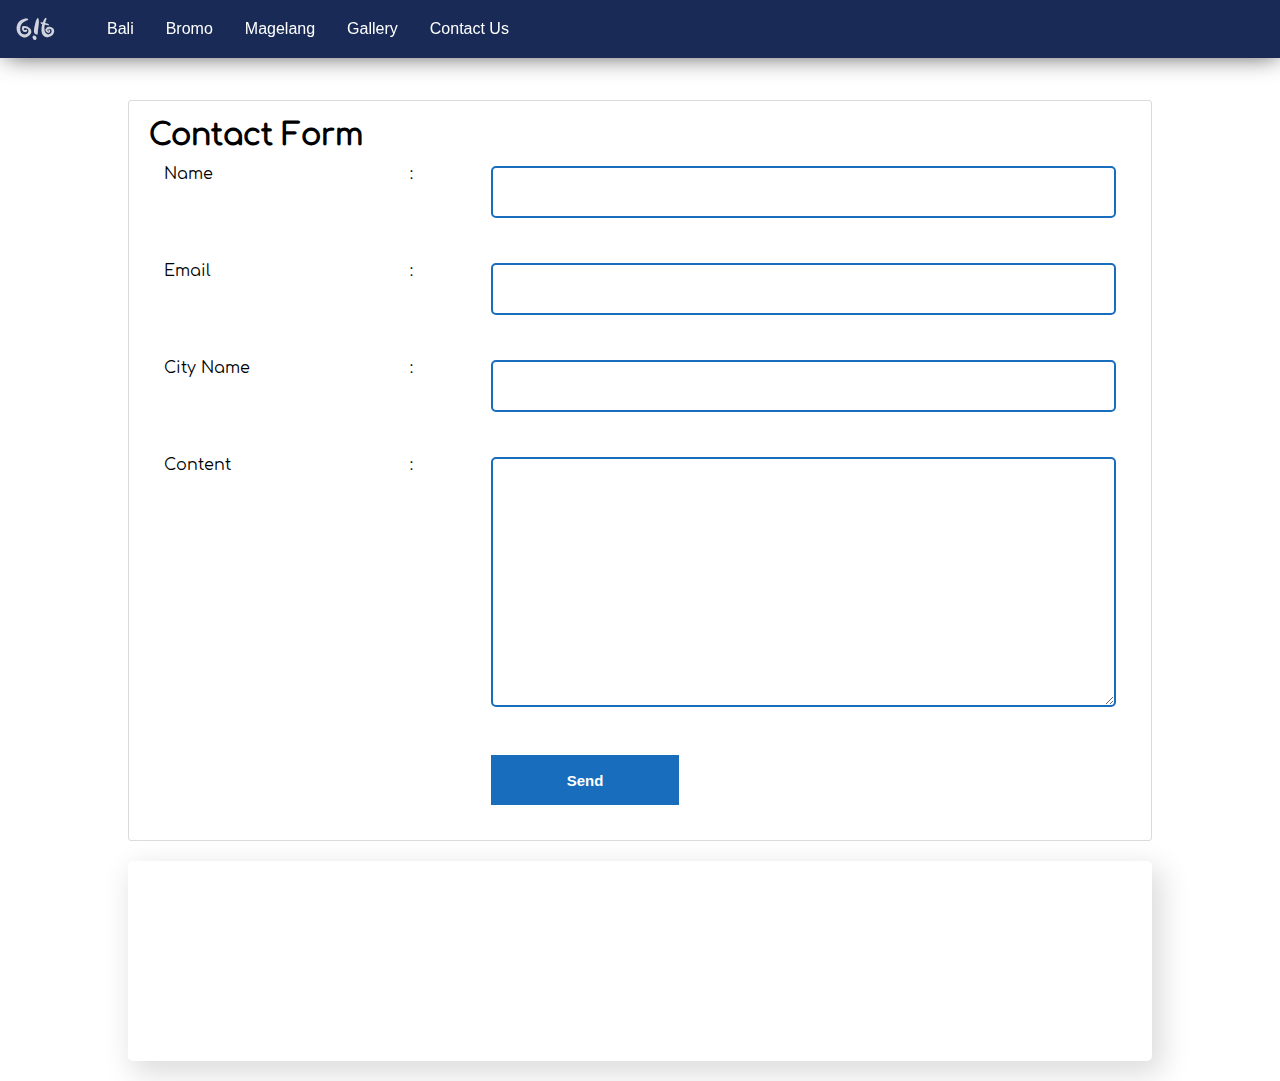
<file: contact-us.html>
<!DOCTYPE html>
<html lang="en">
<head>
    <meta charset="UTF-8">
    <meta name="viewport" content="width=device-width, initial-scale=1.0">
    <meta http-equiv="X-UA-Compatible" content="ie=edge">
    <link rel="stylesheet" href="style.css">
    <title>Go! Tourism</title>
</head>
<body>

<nav>
    <ul>
        <li><a href="index.html" class="navbar-brand">G!T</a></li>
        <li><a href="bali.html">Bali</a></li>
        <li><a href="bromo.html">Bromo</a></li>
        <li><a href="magelang.html">Magelang</a></li>
        <li><a href="gallery.html">Gallery</a></li>
        <li><a href="contact-us.html">Contact Us</a></li>
    </ul>
</nav>


<div class="main">
    <div class="insert-box">
        <h1>Contact Form</h1>
        <div class="row">
            <div class="col-3"><span>Name</span></div>
            <div class="col-1">:</div>
            <div class="col-8"><input type="text" name="city_name" id="name"></div>
        </div>
        <div class="row">
            <div class="col-3"><span>Email</span></div>
            <div class="col-1">:</div>
            <div class="col-8"><input type="email" name="city_name" id="email"></div>
        </div>

        <div class="row">
            <div class="col-3"><span>City Name</span></div>
            <div class="col-1">:</div>
            <div class="col-8"><input type="text" name="city_name" id="city_name"></div>
        </div>
        <div class="row">
            <div class="col-3">Content</div>
            <div class="col-1">:</div>
            <div class="col-8"><textarea name="content" id="content" cols="30" rows="10"></textarea></div>
        </div>
        <div class="row">
            <div class="col-3"></div><div class="col-1"></div><div class="col-8">
                <button>Send</button>
            </div>
        </div>
    </div>
    <div class="white-card mt-20" style="margin-bottom: 20px; height: 200px;">
        <div class="card-content-contact">
            <h1 id="city_value"></h1>
            <p id="content_value"></p>
        </div>
    </div>
</div>
</body>
</html>
</file>
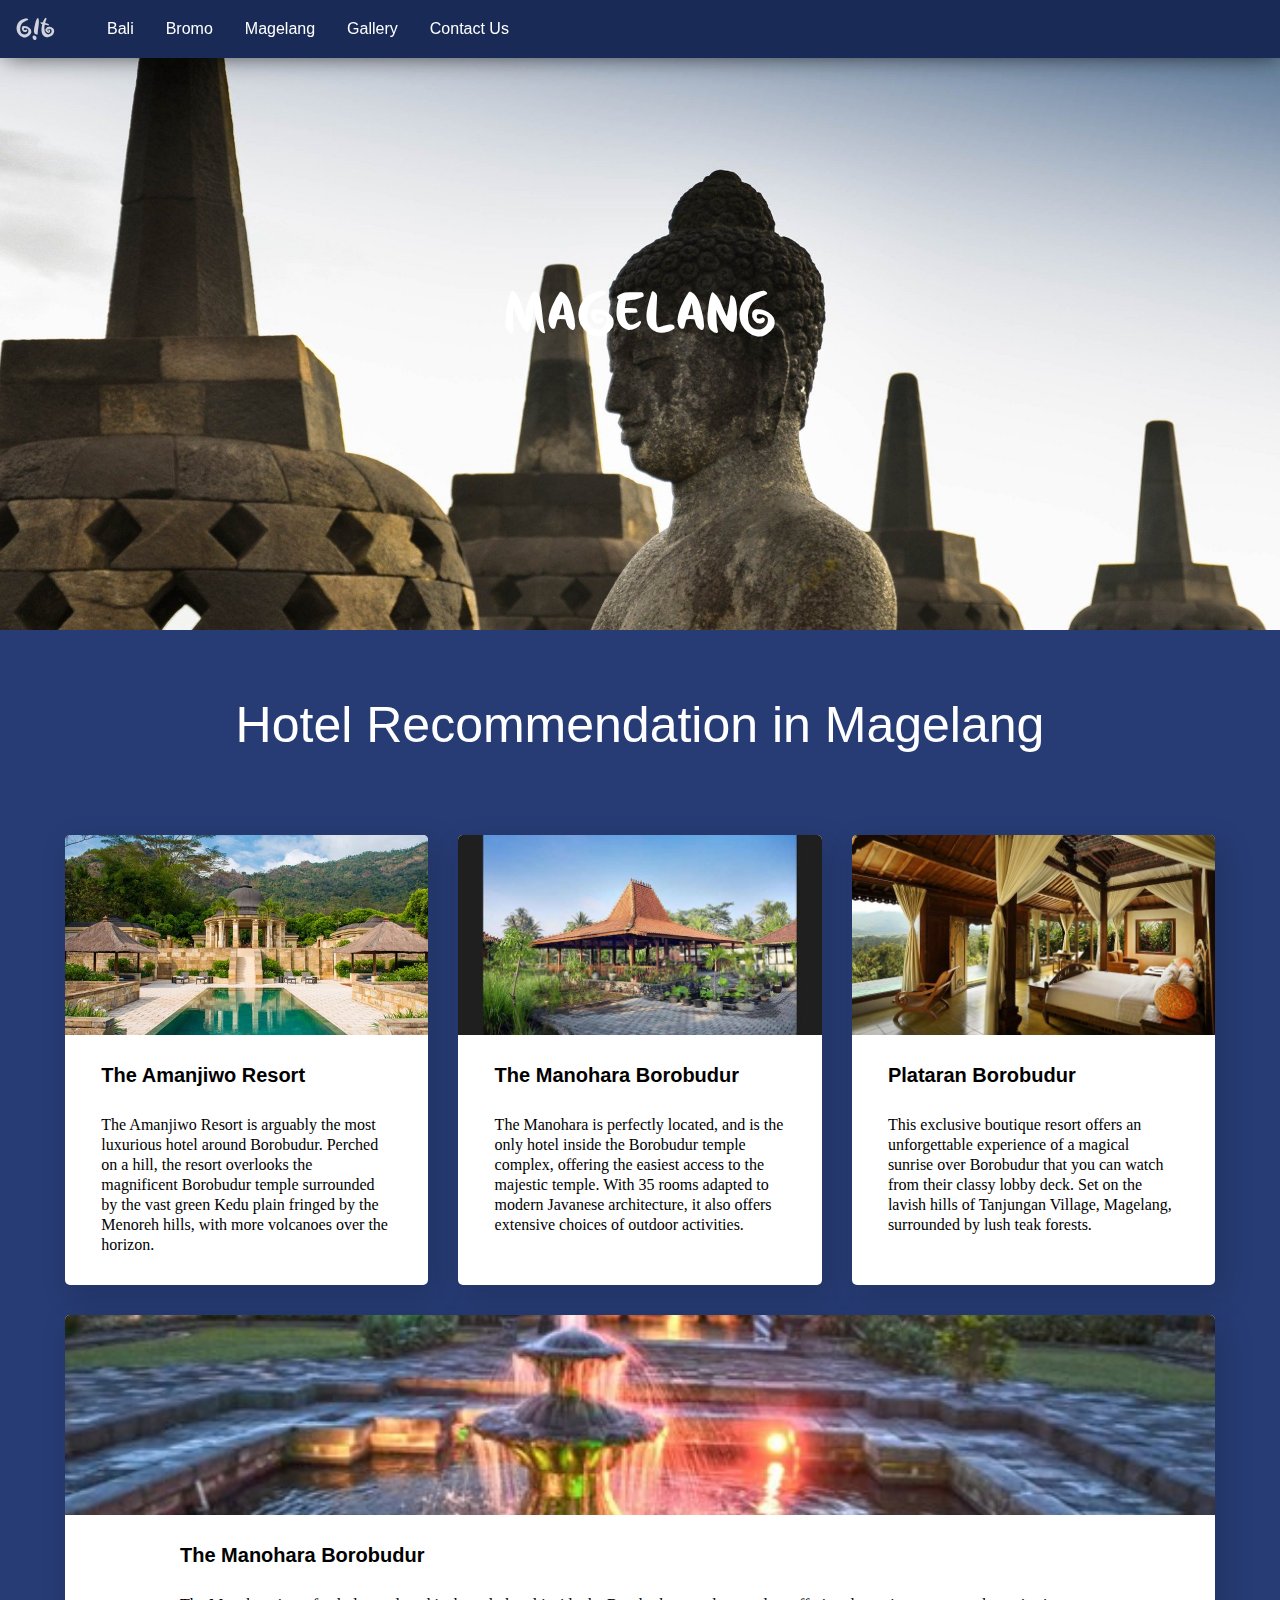
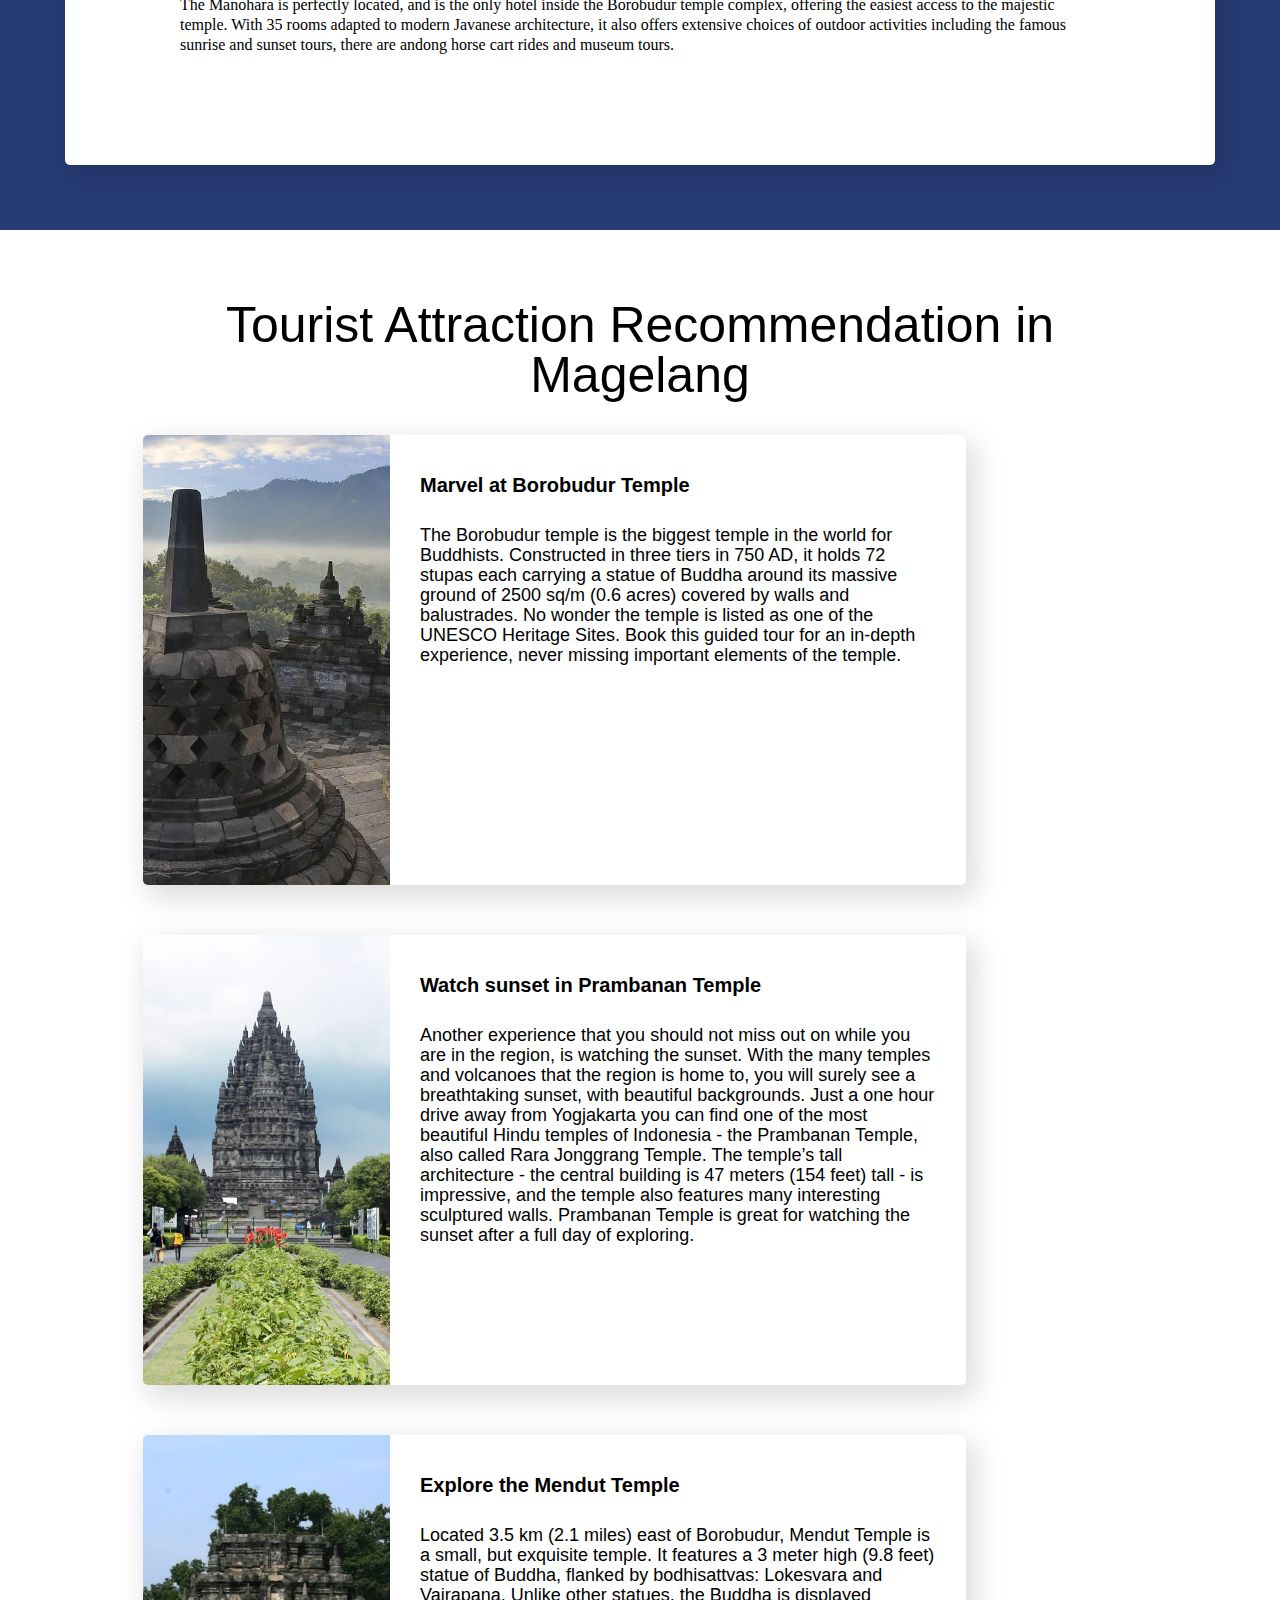
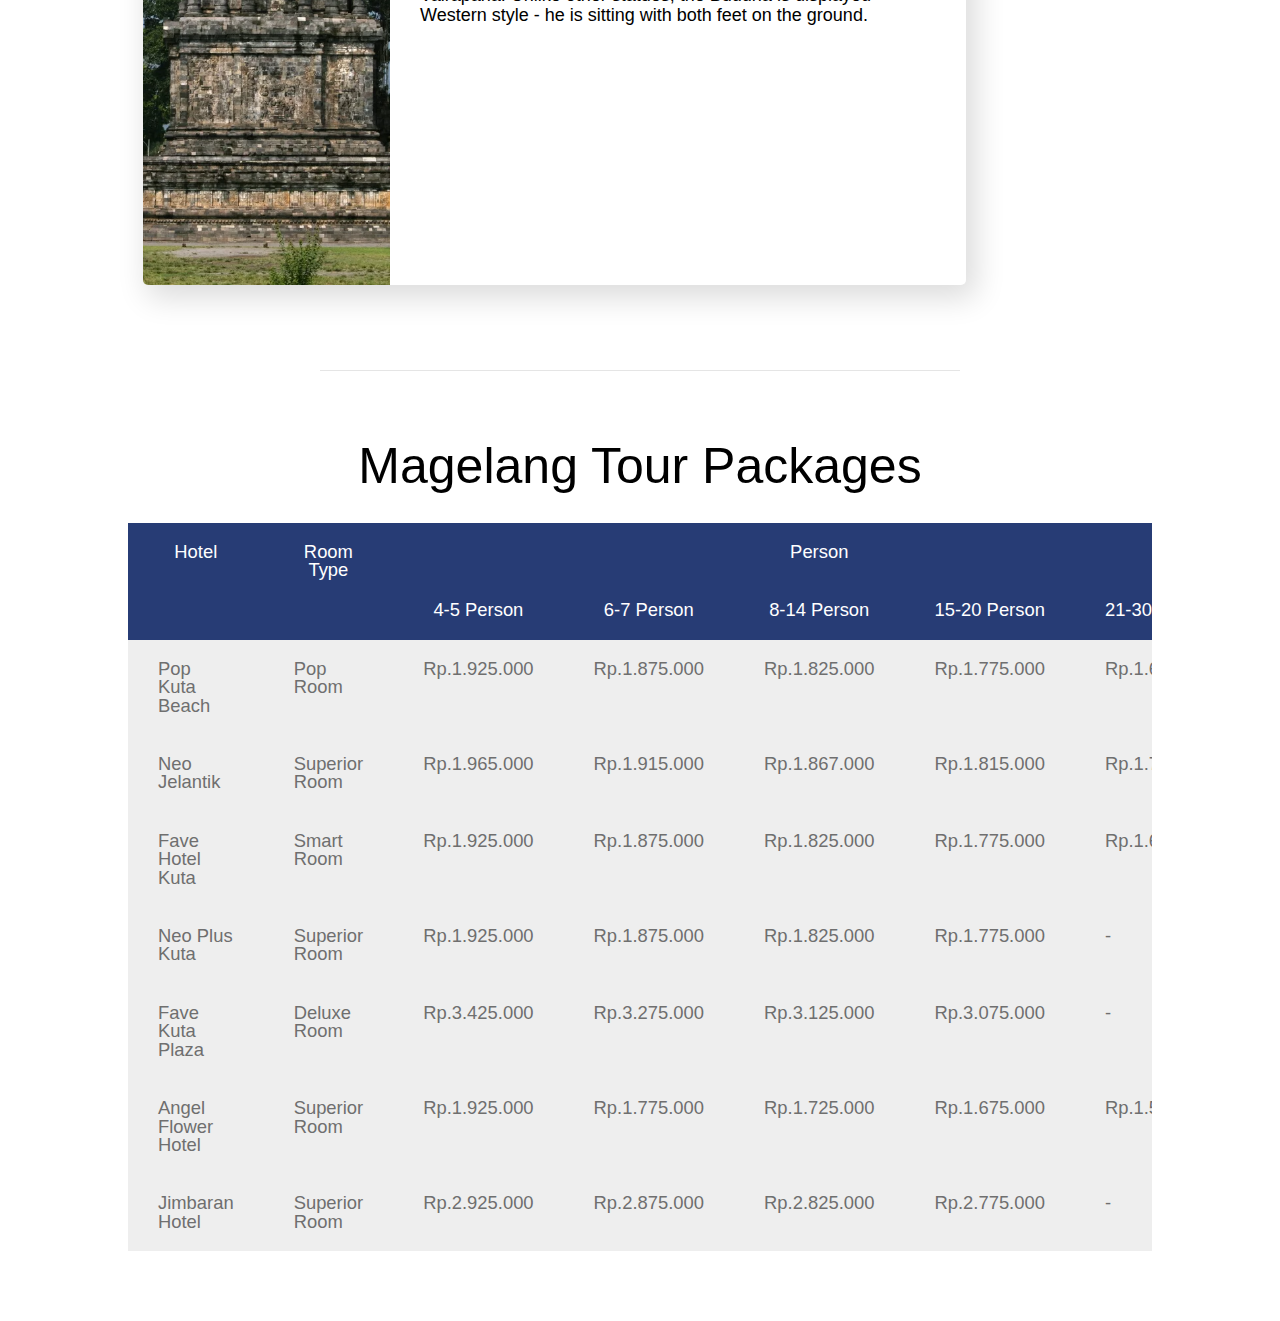
<file: magelang.html>
<!DOCTYPE html>
<html lang="en">
<head>
    <meta charset="UTF-8">
    <meta name="viewport" content="width=device-width, initial-scale=1.0">
    <meta http-equiv="X-UA-Compatible" content="ie=edge">
    <link rel="stylesheet" href="style.css">
    <title>Go! Tourism</title>
</head>
<body>

    <nav>
        <ul>
            <li><a href="index.html" class="navbar-brand">G!T</a></li>
            <li><a href="bali.html">Bali</a></li>
            <li><a href="bromo.html">Bromo</a></li>
            <li><a href="magelang.html">Magelang</a></li>
            <li><a href="gallery.html">Gallery</a></li>
            <li><a href="contact-us.html">Contact Us</a></li>
        </ul>
    </nav>
    
<main role="jumbotron">
	<div class="banner-magelang banner-city content-50">
		<span>
			<h1>Magelang</h1>
        </span>
    </div>
    <section class="hotel-recommendation-box">
        <h1>Hotel Recommendation in Magelang</h1>
        <div class="row">
            <div class="col-4">
                <div class="white-card">
                    <div class="card-image hotel-magelang-1">
                        <div class="card-content">
                            <h1>The Amanjiwo Resort</h1>
                            <p>The Amanjiwo Resort is arguably the most luxurious hotel around Borobudur. Perched on a hill, the resort overlooks the magnificent Borobudur temple surrounded by the vast green Kedu plain fringed by the Menoreh hills, with more volcanoes over the horizon.</p>
                        </div>
                    </div>
                </div>
            </div>
            <div class="col-4">
                <div class="white-card">
                    <div class="card-image hotel-magelang-4">
                        <div class="card-content">
                            <h1>The Manohara Borobudur</h1>
                            <p>The Manohara is perfectly located, and is the only hotel inside the Borobudur temple complex, offering the easiest access to the majestic temple. With 35 rooms adapted to modern Javanese architecture, it also offers extensive choices of outdoor activities.</p>
                        </div>
                    </div>
                </div>
            </div>
            <div class="col-4">
                <div class="white-card">
                    <div class="card-image hotel-magelang-3">
                        <div class="card-content">
                            <h1>Plataran Borobudur</h1>
                            <p>This exclusive boutique resort offers an unforgettable experience of a magical sunrise over Borobudur that you can watch from their classy lobby deck. Set on the lavish hills of Tanjungan Village, Magelang, surrounded by lush teak forests.</p>
                        </div>
                    </div>
                </div>
            </div>
            <div class="col-12">
                <div class="white-card">
                    <div class="card-image hotel-magelang-2">
                        <div class="card-content">
                            <h1>The Manohara Borobudur</h1>
                            <p>The Manohara is perfectly located, and is the only hotel inside the Borobudur temple complex, offering the easiest access to the majestic temple. With 35 rooms adapted to modern Javanese architecture, it also offers extensive choices of outdoor activities including the famous sunrise and sunset tours, there are andong horse cart rides and museum tours.</p>
                        </div>
                    </div>
                </div>
            </div>
        </div>
    </section>
    <section class="gt-info-box">
        <section class="gt-info-content">
            <h1 class="header">Tourist Attraction Recommendation in Magelang</h1>
            <div class="row">
                <div class="col-10">
                    <div class="white-card mt-20">
                        <div class="card-image-side attractions-magelang-1"></div>
                        <div class="card-content-side">
                            <h1>Marvel at Borobudur Temple</h1>
                            <p>The Borobudur temple is the biggest temple in the world for Buddhists. Constructed in three tiers in 750 AD, it holds 72 stupas each carrying a statue of Buddha around its massive ground of 2500 sq/m (0.6 acres) covered by walls and balustrades. No wonder the temple is listed as one of the UNESCO Heritage Sites. Book this guided tour for an in-depth experience, never missing important elements of the temple.</p>
                        </div>
                    </div>
                </div>
                <div class="col-10">
                    <div class="white-card mt-20">
                        <div class="card-image-side attractions-magelang-2"></div>
                        <div class="card-content-side">
                            <h1>Watch sunset in Prambanan Temple</h1>
                            <p>Another experience that you should not miss out on while you are in the region, is watching the sunset. With the many temples and volcanoes that the region is home to, you will surely see a breathtaking sunset, with beautiful backgrounds. Just a one hour drive away from Yogjakarta you can find one of the most beautiful Hindu temples of Indonesia - the Prambanan Temple, also called Rara Jonggrang Temple. The temple’s tall architecture - the central building is 47 meters (154 feet) tall - is impressive, and the temple also features many interesting sculptured walls. Prambanan Temple is great for watching the sunset after a full day of exploring.</p>
                        </div>
                    </div>
                </div>
                <div class="col-10">
                    <div class="white-card mt-20">
                        <div class="card-image-side attractions-magelang-3"></div>
                        <div class="card-content-side">
                            <h1>Explore the Mendut Temple</h1>
                            <p>Located 3.5 km (2.1 miles) east of Borobudur, Mendut Temple is a small, but exquisite temple. It features a 3 meter high (9.8 feet) statue of Buddha, flanked by bodhisattvas: Lokesvara and Vairapana. Unlike other statues, the Buddha is displayed Western style - he is sitting with both feet on the ground.</p>
                        </div>
                    </div>
                </div>
            </div>
        </section>
    </section>

    <hr style="height:1px;border:none;color:rgba(0, 0, 0, 0.1);background-color:rgba(0, 0, 0, 0.1);width:50%;margin-top:70px;margin-bottom:70px;" />
    <section class="gt-info-box">
        <section class="gt-info-content">
        <h1 class="header">Magelang Tour Packages</h1>
        <br>
        <br>
        <center>
            <div class="row">
                <table class="flat-table" border="1px">
                    <tbody>
                      <tr>
                        <th rowspan="2">Hotel</th>
                        <th rowspan="2">Room Type</th>
                        <th colspan="5">Person</th>
                      </tr>
                      <tr>
                        <th>4-5 Person</th>
                        <th>6-7 Person</th>
                        <th>8-14 Person</th>
                        <th>15-20 Person</th>
                        <th>21-30 Person</th>
                      </tr>
                      <tr>
                        <td>Pop Kuta Beach</td>
                        <td>Pop Room</td>
                        <td>Rp.1.925.000</td>
                        <td>Rp.1.875.000</td>
                        <td>Rp.1.825.000</td>
                        <td>Rp.1.775.000</td>
                        <td>Rp.1.675.000</td>
                      </tr>
        
                      <tr>
                        <td>Neo Jelantik</td>
                        <td>Superior Room</td>
                        <td>Rp.1.965.000</td>
                        <td>Rp.1.915.000</td>
                        <td>Rp.1.867.000</td>
                        <td>Rp.1.815.000</td>
                        <td>Rp.1.715.000</td>
                      </tr>
        
                      <tr>
                        <td>Fave Hotel Kuta</td>
                        <td>Smart Room</td>
                        <td>Rp.1.925.000</td>
                        <td>Rp.1.875.000</td>
                        <td>Rp.1.825.000</td>
                        <td>Rp.1.775.000</td>
                        <td>Rp.1.615.000</td>
                    </tr>
        
                      <tr>
                        <td>Neo Plus Kuta</td>
                        <td>Superior Room</td>
                        <td>Rp.1.925.000</td>
                        <td>Rp.1.875.000</td>
                        <td>Rp.1.825.000</td>
                        <td>Rp.1.775.000</td>
                        <td>-</td>
                      </tr>
                      <tr>
                        <td>Fave Kuta Plaza</td>
                        <td>Deluxe Room</td>
                        <td>Rp.3.425.000</td>
                        <td>Rp.3.275.000</td>
                        <td>Rp.3.125.000</td>
                        <td>Rp.3.075.000</td>
                        <td>-</td>
                      </tr>
                      <tr>
                        <td>Angel Flower Hotel</td>
                        <td>Superior Room</td>
                        <td>Rp.1.925.000</td>
                        <td>Rp.1.775.000</td>
                        <td>Rp.1.725.000</td>
                        <td>Rp.1.675.000</td>
                        <td>Rp.1.575.000</td>
                      </tr>
                      <tr>
                        <td>Jimbaran Hotel</td>
                        <td>Superior Room</td>
                        <td>Rp.2.925.000</td>
                        <td>Rp.2.875.000</td>
                        <td>Rp.2.825.000</td>
                        <td>Rp.2.775.000</td>
                        <td>-</td>
                      </tr>
                    </tbody>
                </table>
            </div>
        </center>
        </section>        
    </section>
</main>

</body>
</html>
</file>
<file: style.css>
@font-face{
	font-family: kabayan;
	src: url(font/kabayan.ttf);
}

@font-face{
	font-family: comforta;
	src: url(font/Comfortaa-Regular.ttf);
}

* {
    box-sizing: border-box;
}

html, body, div, span, applet, object, iframe,
h1, h2, h3, h4, h5, h6, p, blockquote, pre,
a, abbr, acronym, address, big, cite, code,
del, dfn, em, img, ins, kbd, q, s, samp,
small, strike, strong, sub, sup, tt, var,
b, u, i, center,
dl, dt, dd, ol, ul, li,
fieldset, form, label, legend,
table, caption, tbody, tfoot, thead, tr, th, td,
article, aside, canvas, details, embed, 
figure, figcaption, footer, header, hgroup, 
menu, nav, output, ruby, section, summary,
time, mark, audio, video {
	margin: 0;
	padding: 0;
	border: 0;
	font-size: 100%;
	font: inherit;
	vertical-align: baseline;
}
/* HTML5 display-role reset for older browsers */
article, aside, details, figcaption, figure, 
footer, header, hgroup, menu, nav, section {
	display: block;
}
body {
	line-height: 1;
}
ol, ul {
	list-style: none;
}
blockquote, q {
	quotes: none;
}
blockquote:before, blockquote:after,
q:before, q:after {
	content: '';
	content: none;
}
table {
	border-collapse: collapse;
	border-spacing: 0;
}
.col-1 {
    width: 8.33%;
}
.col-2 {
    width: 16.66%;
}
.col-3 {
    width: 25%;
}
.col-4 {
    width: 33.33%;
}
.col-5 {
    width: 41.66%;
}
.col-6 {
    width: 50%;
}
.col-7 {
    width: 58.33%;
}
.col-8 {
    width: 66.66%;
}
.col-9 {
    width: 75%;
}
.col-10 {
    width: 83.33%;
}
.col-11 {
    width: 91.66%;
}
.col-12 {
    width: 100%;
}
[class*="col-"] {
    float: left;
    padding: 15px;
}
.row::after {
    content: "";
    clear: both;
    display: table;
}

ul {
    list-style-type: none;
    margin: 0;
    padding: 0;
    overflow: hidden;
	background-color: #192a56;
	position: fixed;
	top: 0;
	width: 100%;
	box-shadow: 2px 2px 25px -4px rgba(0,0,0,0.71);
}

li {
    float: left;
}

li a {
    display: block;
    color: white;
    text-align: center;
    padding: 14px 16px;
    text-decoration: none;
}

li a:hover:not(.active) {
    color: rgba(255, 255, 255, 0.8);
}

li a.active {
    color: white;
    background-color: #4CAF50;
}

nav {
    background-color: #f8f9fa!important;
}
nav ul li:not(.navbar-brand) {
	line-height: 30px;
	font-family: Helvetica, sans-serif;
}
.navbar-brand {
    font-size: 25px;
	margin-right: 20px;
	font-family: kabayan;
}
main {
    width: 100%;
	overflow-x: hidden;
}
.banner{
	background: url(image/banner.jpg);
	background-attachment: fixed;
	background-size: cover;
}

.banner-gallery{
	background: url(image/gallery.jpg);
	background-attachment: fixed;
	background-size: cover;

}
.banner-city{
}
.banner-bali {
	background: url(image/bali-2975787_1920.jpg);
	background-attachment: fixed;
	background-size: cover;
	background-repeat: no-repeat;
	background-position: center center;
}
.banner-bromo {
	background: url(image/bromo-4293071_1920.jpg);
	background-attachment: fixed;
	background-size: cover;
	background-repeat: no-repeat;
	background-position: center center;
}
.banner-magelang {
	background: url(image/buddha-1210622_1920.jpg);
	background-attachment: fixed;
	background-size: cover;
	background-repeat: no-repeat;
	background-position: center center;
}
.content-full{
	height: 100vh;
	width: 100%;
}
.content-50{
	height: 70vh;
	width: 100%;
}
.banner h1{
	font-family: kabayan;
	color: #fff;
	text-align: center;
	font-size: 60px;
	line-height: 97vh;
}
.banner-city h1{
	font-family: kabayan;
	color: #fff;
	text-align: center;
	font-size: 60px;
	line-height: 70vh;
}

.banner p{
	font-family: monospace;
	font-size: 20px;
	color: #fff;
	text-align: center;
	margin-top: -44vh;
}

.banner-city p{
	font-family: monospace;
	font-size: 20px;
	color: #fff;
	text-align: center;
	margin-top: -20vh;
}

.banner a{
	display: block;
	height: 40px;
	width: 100px;
	border: 1px solid #fff;
	border-radius: 20px;
	line-height: 40px;
	font-family: comforta;
	text-decoration: none;
	color: #fff;
	margin-top: 180px;
	font-size: 12px;
	transition: all 0.3s ease;
}

.banner a:hover{
	background: #fff;
	color: #192a56;
}

.indonesia {
	background: #273c75;
	height: 100vh;
	width: 100%;
	text-align: center;
}

.indonesia img {
	margin-top: 25vh;
}

.indonesia p {
	font-family: monospace;
	color: white;
	font-size: 25px;
	margin-top: 5vh;
}

.gt-info-box {
    width: 100%;
	background-color: white;
	margin-right: 10%;
	margin-bottom: 70px;
}

.gt-info-content {
	margin-left: 10%;
	width: 80%;
}

.gt-info-content .header {
	text-align: center;
	margin-top: 70px;
	font-size: 50px;
	font-family: helvetica, sans-serif;
}

.gt-info-content .title {
	font-size: 30px;
	font-weight: 700;
	line-height: 50px;
	font-family: comforta;
}
.gt-info-box p {
	margin-top: 10px;
	line-height: 25px;
	font-weight: 400;
	font-size: 18px;
	font-family: Helvetica, sans-serif;
}
.gt-info-item img {
	-webkit-box-shadow: 7px 10px 30px 3px rgba(0,0,0,0.14);
	-moz-box-shadow: 7px 10px 30px 3px rgba(0,0,0,0.14);
	box-shadow: 7px 10px 30px 3px rgba(0,0,0,0.14);
}

.hotel-recommendation-box {
	background: #273c75;
	width: 100%;
	text-align: center;
	padding: 0px 50px 50px 50px;
}

.hotel-recommendation-box h1 {
	text-align: center;
	font-size: 50px;
	line-height: 190px;
	color: white;
	font-family: helvetica, sans-serif;
}

.white-card {
	width: 100%;
	background-color: white;
	height: 450px;
	border-radius: 5px;-webkit-box-shadow: 7px 10px 30px 3px rgba(0,0,0,0.14);
	-moz-box-shadow: 7px 10px 30px 3px rgba(0,0,0,0.14);
	box-shadow: 7px 10px 30px 3px rgba(0,0,0,0.14);
}

.card-image {
	border-radius: 5px 5px 0px 0px;
	width: 100%;
	height: 200px;
}

.hotel-bali-1 {
	background-image: url(image/hotel-bali-1.jpg);
	background-size: cover;
	background-repeat: no-repeat;
	background-position: center center;
}

.hotel-bali-2 {
	background-image: url(image/hotel-bali-2.jpg);
	background-size: cover;
	background-repeat: no-repeat;
	background-position: center center;
}

.hotel-bali-3 {
	background-image: url(image/hotel-bali-3.jpg);
	background-size: cover;
	background-repeat: no-repeat;
	background-position: center center;
}

.hotel-bali-4 {
	background-image: url(image/hotel-bali-4.jpg);
	background-size: cover;
	background-repeat: no-repeat;
	background-position: center center;
}

.hotel-bali-5 {
	background-image: url(image/hotel-bali-5.jpg);
	background-size: cover;
	background-repeat: no-repeat;
	background-position: center center;
}

.hotel-bali-6 {
	background-image: url(image/hotel-bali-6.jpg);
	background-size: cover;
	background-repeat: no-repeat;
	background-position: center center;
}

.hotel-bromo-1 {
	background-image: url(image/hotel-bromo-1.jpg);
	background-size: cover;
	background-repeat: no-repeat;
	background-position: center center;
}

.hotel-bromo-2 {
	background-image: url(image/hotel-bromo-2.jpg);
	background-size: cover;
	background-repeat: no-repeat;
	background-position: center center;
}

.hotel-bromo-3 {
	background-image: url(image/hotel-bromo-3.jpg);
	background-size: cover;
	background-repeat: no-repeat;
	background-position: center center;
}

.hotel-bromo-4 {
	background-image: url(image/hotel-bromo-4.jpg);
	background-size: cover;
	background-repeat: no-repeat;
	background-position: center center;
}

.hotel-magelang-1 {
	background-image: url(image/hotel-magelang-1.jpg);
	background-size: cover;
	background-repeat: no-repeat;
	background-position: center center;
}

.hotel-magelang-2 {
	background-image: url(image/hotel-magelang-2.jpg);
	background-size: cover;
	background-repeat: no-repeat;
	background-position: center center;
}

.hotel-magelang-3 {
	background-image: url(image/hotel-magelang-3.jpg);
	background-size: cover;
	background-repeat: no-repeat;
	background-position: center center;
}

.hotel-magelang-4 {
	background-image: url(image/hotel-magelang-4.jpg);
	background-size: cover;
	background-repeat: no-repeat;
	background-position: center center;
}

.card-image-side {
	border-radius: 5px 0px 0px 5px;
	width: 30%;
	height: 100%;
	float: left;
}

.attractions-bali-1 {
	background-image: url(image/attractions-bali-1.jpg);
	background-size: cover;
	background-repeat: no-repeat;
	background-position: center center;
}

.attractions-bali-2 {
	background-image: url(image/attractions-bali-2.jpg);
	background-size: cover;
	background-repeat: no-repeat;
	background-position: center center;
}

.attractions-bali-3 {
	background-image: url(image/attractions-bali-3.jpg);
	background-size: cover;
	background-repeat: no-repeat;
	background-position: center center;
}

.attractions-bromo-1 {
	background-image: url(image/attractions-bromo-1.jpg);
	background-size: cover;
	background-repeat: no-repeat;
	background-position: center center;
}

.attractions-bromo-2 {
	background-image: url(image/attractions-bromo-2.jpg);
	background-size: cover;
	background-repeat: no-repeat;
	background-position: center center;
}

.attractions-magelang-1 {
	background-image: url(image/attractions-magelang-1.jpg);
	background-size: cover;
	background-repeat: no-repeat;
	background-position: center center;
}

.attractions-magelang-2 {
	background-image: url(image/attractions-magelang-2.jpg);
	background-size: cover;
	background-repeat: no-repeat;
	background-position: center center;
}

.attractions-magelang-3 {
	background-image: url(image/attractions-magelang-3.jpg);
	background-size: cover;
	background-repeat: no-repeat;
	background-position: center center;
}

.card-content {
	margin-left: 10%;
	width: 80%;
	padding-top: 220px;
}

.card-content-contact {
	margin-left: 10%;
	width: 80%;
}

.card-content-contact h1 {
	font-size: 25px;
	margin-top: 10px;
	line-height: 25px;
}

.card-content h1, .card-content-side h1 {
	font-size: 20px;
	text-align: left;
	color: black;
	margin-top: 10px;
	line-height: 20px;
	font-weight: 600;
	font-family: Helvetica, sans-serif;
}

.card-content p {
	margin-top: 30px;
	line-height: 20px;
	text-align: left;
}

.card-content-side p {
	margin-top: 30px;
	line-height: 20px;
	text-align: left;
}

.card-content-side {
	margin-left: 30%;
	padding: 30px 30px 0px 30px;
}

.mt-20 {
	margin-top: 20px;
}

.white-card h2 {
	text-align: center;
	padding-top: 100%;
}

.main {
	margin-top: 100px;
	margin-left: 10%;
	width: 80%;
}

.insert-box {
	width: 100%;
	border: 1px solid rgba(0,0,0,0.14);
	border-radius: 3px;
	padding: 20px;
	font-family: comforta;
}

.insert-box h1 {
	font-size: 30px;
	font-weight: 800;
	font-family: comforta;
}

input, textarea {
	font-family: Helvetica, Arial, sans-serif;
	font-weight:500;
	font-size: 18px;
	border-radius: 5px;
	line-height: 22px;
	background-color: transparent;
	border:2px solid #186ebd;
	transition: all 0.3s;
	padding: 13px;
	margin-bottom: 15px;
	width:100%;
	box-sizing: border-box;
	outline:0;
}

button {
	width: 30%;
	height: 50px;
	background-color: #186ebd;
	color: white;
	border: none;
	font-size: 15px;
	font-weight: 600;
}

button:hover {
	background-color: #125796;
	cursor: pointer;
}

.flat-table {
	display: block;
	font-family: sans-serif;
	-webkit-font-smoothing: antialiased;
	font-size: 115%;
	overflow: auto;
	width: auto;
  }
  .flat-table th {
	background-color: #273c75;
	color: white;
	font-weight: normal;
	padding: 20px 30px;
	text-align: center;
  }
  .flat-table td {
	background-color: #eeeeee;
	color: #6f6f6f;
	padding: 20px 30px;
  }

  .gallery {
	display: flex;
	flex-wrap: wrap;
	/* Compensate for excess margin on outer gallery flex items */
	margin: -1rem -1rem;
}

.gallery-item {
	/* Minimum width of 24rem and grow to fit available space */
	flex: 1 0 24rem;
	/* Margin value should be half of grid-gap value as margins on flex items don't collapse */
	margin: 1rem;
	box-shadow: 0.3rem 0.4rem 0.4rem rgba(0, 0, 0, 0.4);
	overflow: hidden;
}

.gallery-image {
	display: block;
	width: 100%;
	height: 100%;
	object-fit: cover;
	transition: transform 400ms ease-out;
}

.gallery-image:hover {
	transform: scale(1.15);
}

/*

The following rule will only run if your browser supports CSS grid.

Remove or comment-out the code block below to see how the browser will fall-back to flexbox styling. 

*/

@supports (display: grid) {
	.gallery {
		display: grid;
		grid-template-columns: repeat(auto-fit, minmax(24rem, 1fr));
		grid-gap: 2rem;
	}

	.gallery,
	.gallery-item {
		margin: 0;
	}
}

  @media only screen and (max-width: 1000px) {
	.col-4{
	  width: 50%;
	}
	.card-image-side{
		float: left;
	}
  }

  @media only screen and (max-width: 718px) {
	.col-4{
	  width: 100%; 
	}
	.white-card{
		height: 600px;
	}
	.col-6{
		width: 100%;
	  }
	  
  }

  @media only screen and (max-width:1100px){
	  .col-5{
		  width: 100%;
	  }

	  .col-5 img{
		width: 100%;
	}
  }
</file>
